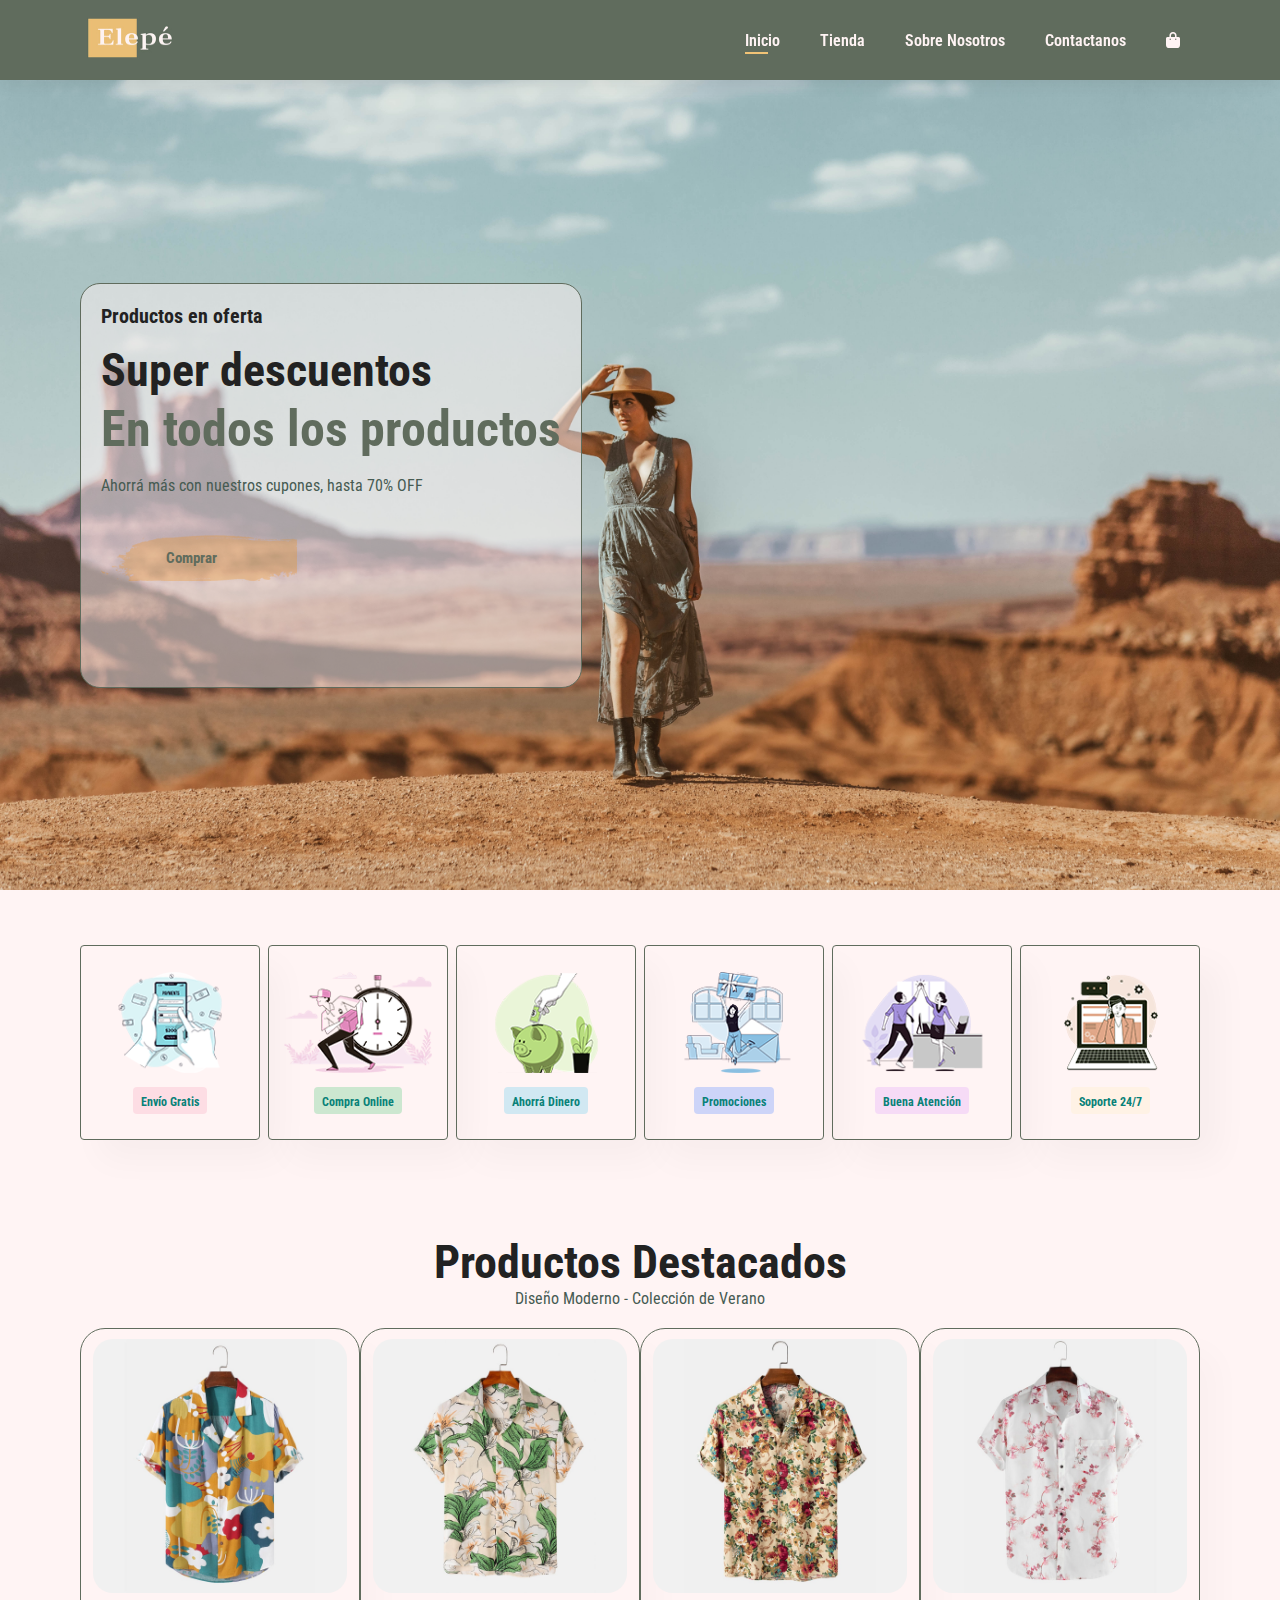
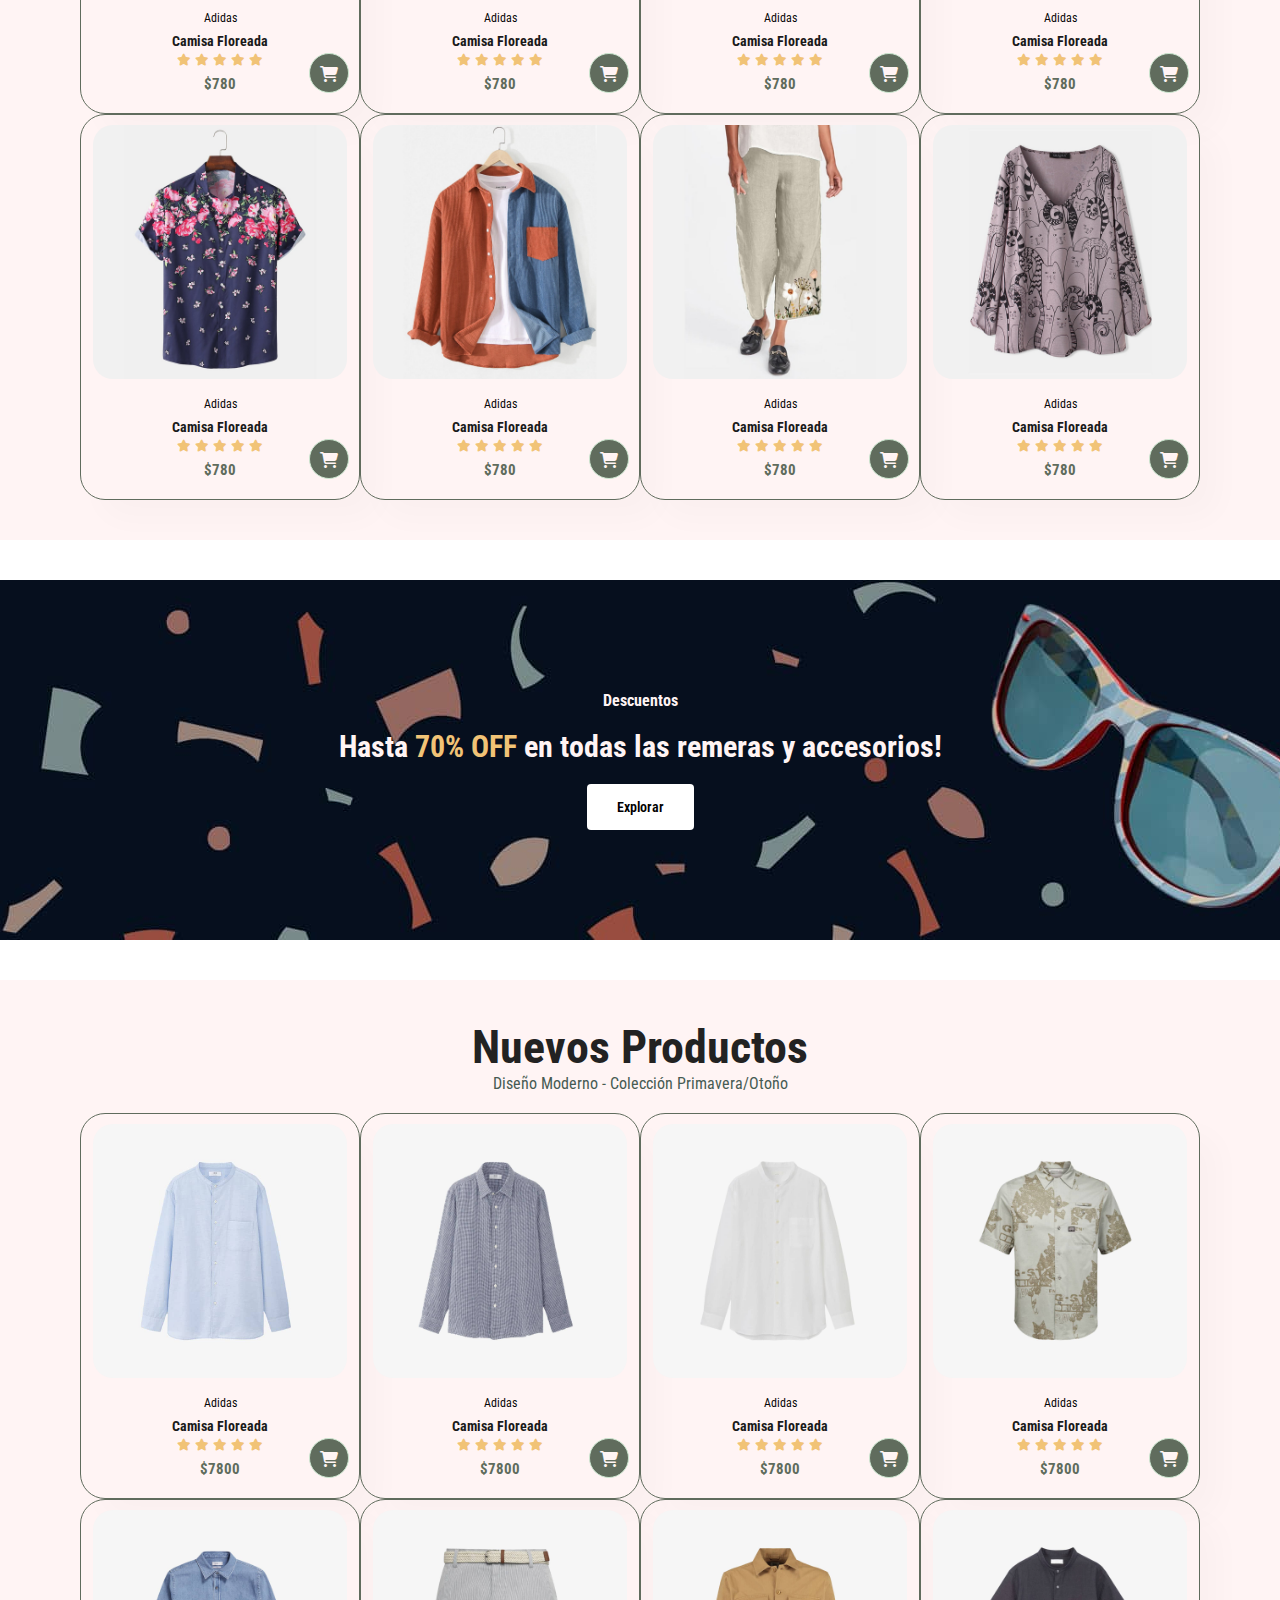
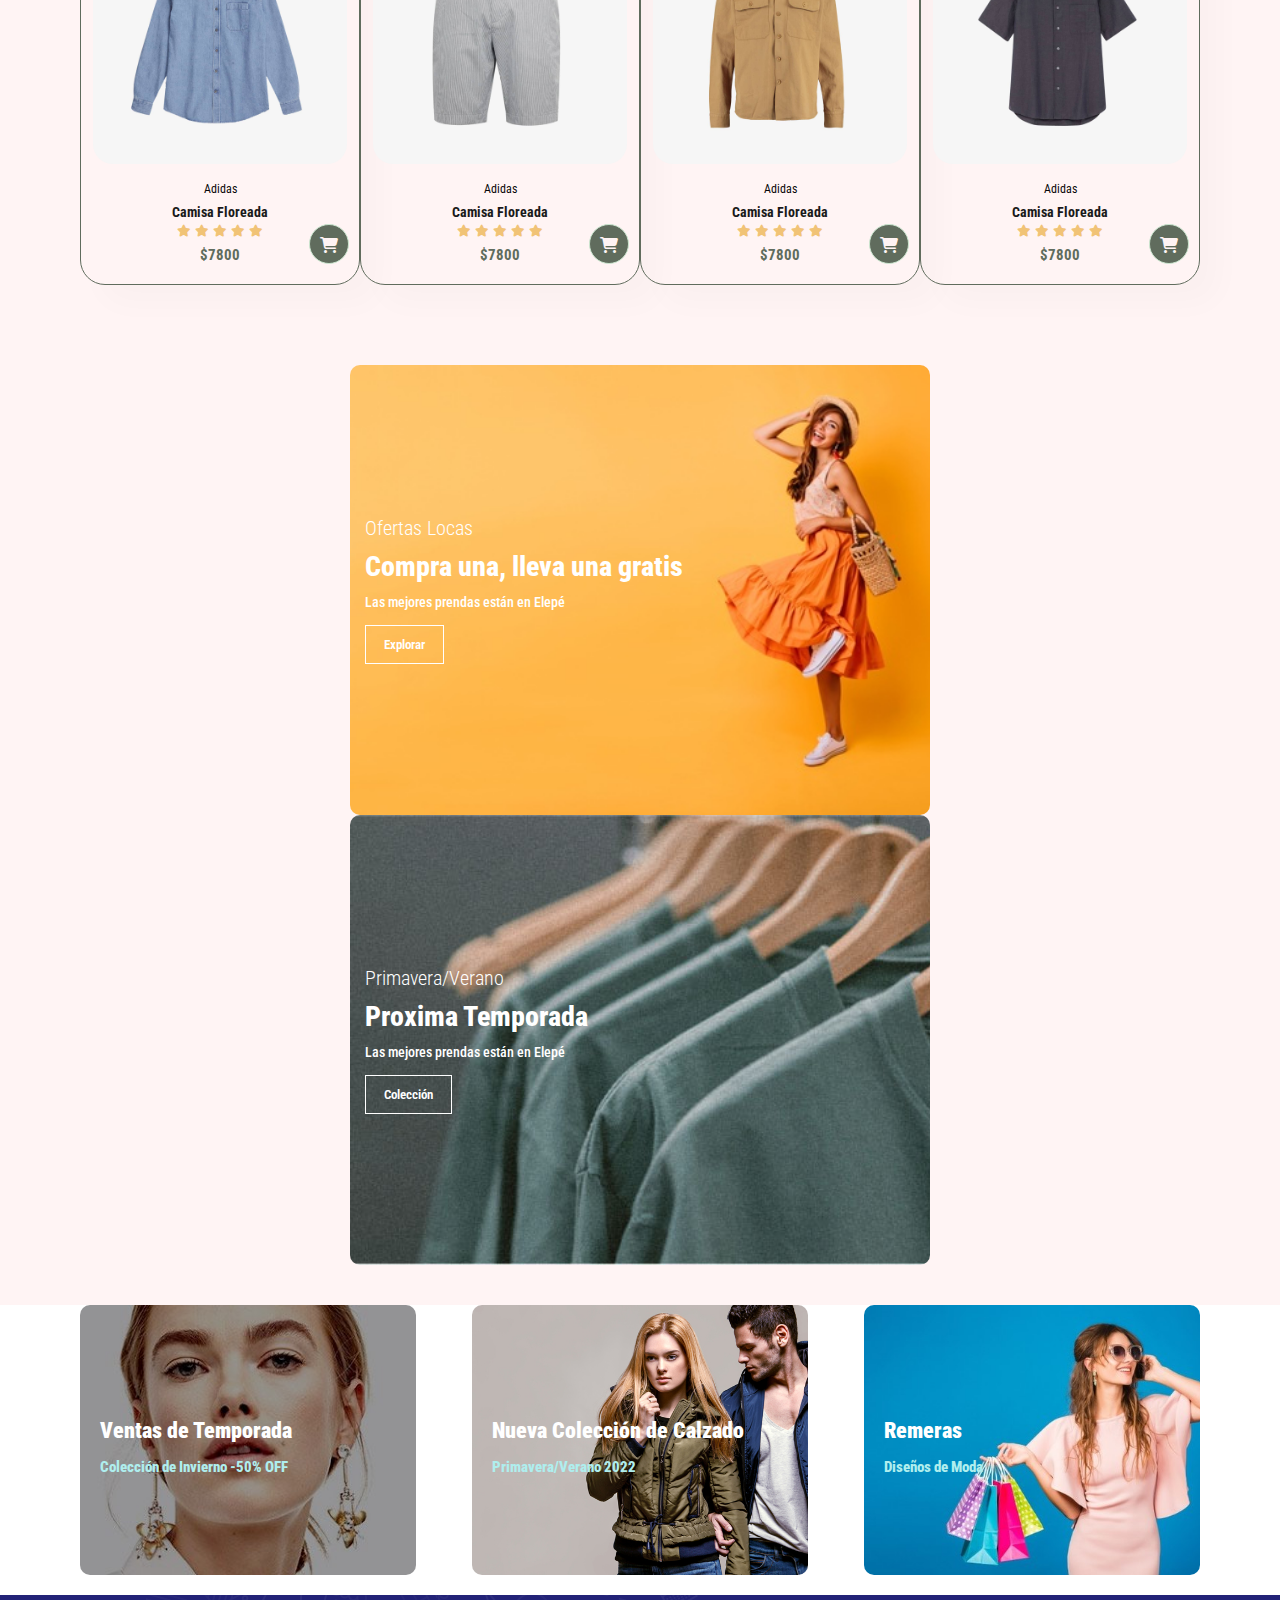
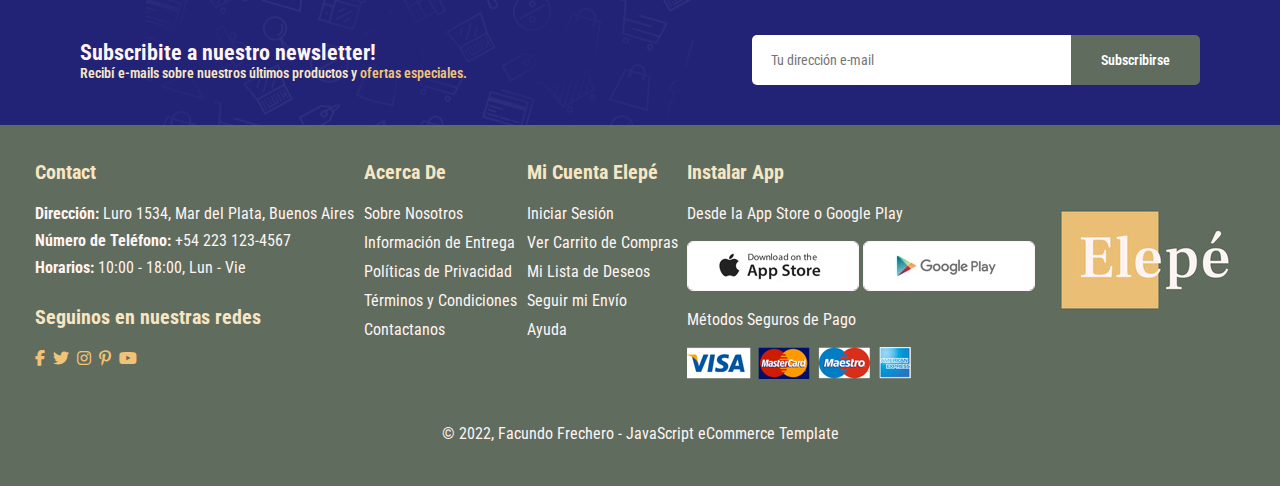
<file: index.html>
<!DOCTYPE html>
<html lang="en">
<head>
    <meta charset="UTF-8">
    <meta http-equiv="X-UA-Compatible" content="IE=edge">
    <meta name="viewport" content="width=device-width, initial-scale=1.0">
    <title>eCommerce Template</title>
    <link rel="stylesheet" href="./css/style.css">
    <link rel="stylesheet" href="https://cdnjs.cloudflare.com/ajax/libs/font-awesome/6.1.2/css/all.css"/>
    <script src="./components/header.js"></script>
    <script src="./components/footer.js"></script>
    <script src="./components/newsletter.js"></script>
    <script src="./components/feature.js"></script>
    <script defer src="./js/index.js"></script>
</head>
<body>
    <header-component></header-component>

    <section id="hero">
        <div class="hero-texts">
            <h4>Productos en oferta</h4>
            <h2>Super descuentos</h2>
            <h1>En todos los productos</h1>
            <p>Ahorrá más con nuestros cupones, hasta 70% OFF</p>
            <button>Comprar</button>
        </div>
    </section>

    <feature-component></feature-component>

    <section id="product1" class="section-p1">
        <h2>Productos Destacados</h2>
        <p>Diseño Moderno - Colección de Verano</p>
        <div class="pro-container">
            <div class="pro">
                <img src="./img/products/f1.jpg" alt="">
                <div class="description">
                    <span>Adidas</span>
                    <h5>Camisa Floreada</h5>
                    <div class="star">
                        <i class="fas fa-star"></i>
                        <i class="fas fa-star"></i>
                        <i class="fas fa-star"></i>
                        <i class="fas fa-star"></i>
                        <i class="fas fa-star"></i>
                    </div>
                    <h4>$780</h4>
                    <a href="#"><i class="fa-solid fa-cart-shopping cart"></i></a>
                </div>
            </div>
            <div class="pro">
                <img src="./img/products/f2.jpg" alt="">
                <div class="description">
                    <span>Adidas</span>
                    <h5>Camisa Floreada</h5>
                    <div class="star">
                        <i class="fas fa-star"></i>
                        <i class="fas fa-star"></i>
                        <i class="fas fa-star"></i>
                        <i class="fas fa-star"></i>
                        <i class="fas fa-star"></i>
                    </div>
                    <h4>$780</h4>
                    <a href="#"><i class="fa-solid fa-cart-shopping cart"></i></a>
                </div>
            </div>
            <div class="pro">
                <img src="./img/products/f3.jpg" alt="">
                <div class="description">
                    <span>Adidas</span>
                    <h5>Camisa Floreada</h5>
                    <div class="star">
                        <i class="fas fa-star"></i>
                        <i class="fas fa-star"></i>
                        <i class="fas fa-star"></i>
                        <i class="fas fa-star"></i>
                        <i class="fas fa-star"></i>
                    </div>
                    <h4>$780</h4>
                    <a href="#"><i class="fa-solid fa-cart-shopping cart"></i></a>
                </div>
            </div>
            <div class="pro">
                <img src="./img/products/f4.jpg" alt="">
                <div class="description">
                    <span>Adidas</span>
                    <h5>Camisa Floreada</h5>
                    <div class="star">
                        <i class="fas fa-star"></i>
                        <i class="fas fa-star"></i>
                        <i class="fas fa-star"></i>
                        <i class="fas fa-star"></i>
                        <i class="fas fa-star"></i>
                    </div>
                    <h4>$780</h4>
                    <a href="#"><i class="fa-solid fa-cart-shopping cart"></i></a>
                </div>
            </div>
            <div class="pro">
                <img src="./img/products/f5.jpg" alt="">
                <div class="description">
                    <span>Adidas</span>
                    <h5>Camisa Floreada</h5>
                    <div class="star">
                        <i class="fas fa-star"></i>
                        <i class="fas fa-star"></i>
                        <i class="fas fa-star"></i>
                        <i class="fas fa-star"></i>
                        <i class="fas fa-star"></i>
                    </div>
                    <h4>$780</h4>
                    <a href="#"><i class="fa-solid fa-cart-shopping cart"></i></a>
                </div>
            </div>
            <div class="pro">
                <img src="./img/products/f6.jpg" alt="">
                <div class="description">
                    <span>Adidas</span>
                    <h5>Camisa Floreada</h5>
                    <div class="star">
                        <i class="fas fa-star"></i>
                        <i class="fas fa-star"></i>
                        <i class="fas fa-star"></i>
                        <i class="fas fa-star"></i>
                        <i class="fas fa-star"></i>
                    </div>
                    <h4>$780</h4>
                    <a href="#"><i class="fa-solid fa-cart-shopping cart"></i></a>
                </div>
            </div>
            <div class="pro">
                <img src="./img/products/f7.jpg" alt="">
                <div class="description">
                    <span>Adidas</span>
                    <h5>Camisa Floreada</h5>
                    <div class="star">
                        <i class="fas fa-star"></i>
                        <i class="fas fa-star"></i>
                        <i class="fas fa-star"></i>
                        <i class="fas fa-star"></i>
                        <i class="fas fa-star"></i>
                    </div>
                    <h4>$780</h4>
                    <a href="#"><i class="fa-solid fa-cart-shopping cart"></i></a>
                </div>
            </div>
            <div class="pro">
                <img src="./img/products/f8.jpg" alt="">
                <div class="description">
                    <span>Adidas</span>
                    <h5>Camisa Floreada</h5>
                    <div class="star">
                        <i class="fas fa-star"></i>
                        <i class="fas fa-star"></i>
                        <i class="fas fa-star"></i>
                        <i class="fas fa-star"></i>
                        <i class="fas fa-star"></i>
                    </div>
                    <h4>$780</h4>
                    <a href="#"><i class="fa-solid fa-cart-shopping cart"></i></a>
                </div>
            </div>
        </div>
    </section>

    <section id="banner" class="section-m1">
        <h4>Descuentos</h4>
        <h2>Hasta <span>70% OFF</span> en todas las remeras y accesorios!</h2>
        <button class="normal">Explorar</button>
    </section> 

    <section id="product1" class="section-p1">
        <h2>Nuevos Productos</h2>
        <p>Diseño Moderno - Colección Primavera/Otoño</p>
        <div class="pro-container">
            <div class="pro">
                <img src="./img/products/n1.jpg" alt="">
                <div class="description">
                    <span>Adidas</span>
                    <h5>Camisa Floreada</h5>
                    <div class="star">
                        <i class="fas fa-star"></i>
                        <i class="fas fa-star"></i>
                        <i class="fas fa-star"></i>
                        <i class="fas fa-star"></i>
                        <i class="fas fa-star"></i>
                    </div>
                    <h4>$7800</h4>
                    <a href="#"><i class="fa-solid fa-cart-shopping cart"></i></a>
                </div>
            </div>
            <div class="pro">
                <img src="./img/products/n2.jpg" alt="">
                <div class="description">
                    <span>Adidas</span>
                    <h5>Camisa Floreada</h5>
                    <div class="star">
                        <i class="fas fa-star"></i>
                        <i class="fas fa-star"></i>
                        <i class="fas fa-star"></i>
                        <i class="fas fa-star"></i>
                        <i class="fas fa-star"></i>
                    </div>
                    <h4>$7800</h4>
                    <a href="#"><i class="fa-solid fa-cart-shopping cart"></i></a>
                </div>
            </div>
            <div class="pro">
                <img src="./img/products/n3.jpg" alt="">
                <div class="description">
                    <span>Adidas</span>
                    <h5>Camisa Floreada</h5>
                    <div class="star">
                        <i class="fas fa-star"></i>
                        <i class="fas fa-star"></i>
                        <i class="fas fa-star"></i>
                        <i class="fas fa-star"></i>
                        <i class="fas fa-star"></i>
                    </div>
                    <h4>$7800</h4>
                    <a href="#"><i class="fa-solid fa-cart-shopping cart"></i></a>
                </div>
            </div>
            <div class="pro">
                <img src="./img/products/n4.jpg" alt="">
                <div class="description">
                    <span>Adidas</span>
                    <h5>Camisa Floreada</h5>
                    <div class="star">
                        <i class="fas fa-star"></i>
                        <i class="fas fa-star"></i>
                        <i class="fas fa-star"></i>
                        <i class="fas fa-star"></i>
                        <i class="fas fa-star"></i>
                    </div>
                    <h4>$7800</h4>
                    <a href="#"><i class="fa-solid fa-cart-shopping cart"></i></a>
                </div>
            </div>
            <div class="pro">
                <img src="./img/products/n5.jpg" alt="">
                <div class="description">
                    <span>Adidas</span>
                    <h5>Camisa Floreada</h5>
                    <div class="star">
                        <i class="fas fa-star"></i>
                        <i class="fas fa-star"></i>
                        <i class="fas fa-star"></i>
                        <i class="fas fa-star"></i>
                        <i class="fas fa-star"></i>
                    </div>
                    <h4>$7800</h4>
                    <a href="#"><i class="fa-solid fa-cart-shopping cart"></i></a>
                </div>
            </div>
            <div class="pro">
                <img src="./img/products/n6.jpg" alt="">
                <div class="description">
                    <span>Adidas</span>
                    <h5>Camisa Floreada</h5>
                    <div class="star">
                        <i class="fas fa-star"></i>
                        <i class="fas fa-star"></i>
                        <i class="fas fa-star"></i>
                        <i class="fas fa-star"></i>
                        <i class="fas fa-star"></i>
                    </div>
                    <h4>$7800</h4>
                    <a href="#"><i class="fa-solid fa-cart-shopping cart"></i></a>
                </div>
            </div>
            <div class="pro">
                <img src="./img/products/n7.jpg" alt="">
                <div class="description">
                    <span>Adidas</span>
                    <h5>Camisa Floreada</h5>
                    <div class="star">
                        <i class="fas fa-star"></i>
                        <i class="fas fa-star"></i>
                        <i class="fas fa-star"></i>
                        <i class="fas fa-star"></i>
                        <i class="fas fa-star"></i>
                    </div>
                    <h4>$7800</h4>
                    <a href="#"><i class="fa-solid fa-cart-shopping cart"></i></a>
                </div>
            </div>
            <div class="pro">
                <img src="./img/products/n8.jpg" alt="">
                <div class="description">
                    <span>Adidas</span>
                    <h5>Camisa Floreada</h5>
                    <div class="star">
                        <i class="fas fa-star"></i>
                        <i class="fas fa-star"></i>
                        <i class="fas fa-star"></i>
                        <i class="fas fa-star"></i>
                        <i class="fas fa-star"></i>
                    </div>
                    <h4>$7800</h4>
                    <a href="#"><i class="fa-solid fa-cart-shopping cart"></i></a>
                </div>
            </div>
        </div>
    </section>

    <section id="sm-banner" class="section-p1">
        <div class="banner-box">
            <h4>Ofertas Locas</h4>
            <h2>Compra una, lleva una gratis</h2>
            <span>Las mejores prendas están en Elepé</span>
            <button class="white">Explorar</button>
        </div>
        <div class="banner-box banner-box2">
            <h4>Primavera/Verano</h4>
            <h2>Proxima Temporada</h2>
            <span>Las mejores prendas están en Elepé</span>
            <button class="white">Colección</button>
        </div>
    </section>

    <section id="banner3">
        <div class="banner-box">
            <h2>Ventas de Temporada</h2>
            <h3>Colección de Invierno -50% OFF</h3>
        </div>
        <div class="banner-box banner-box2">
            <h2>Nueva Colección de Calzado</h2>
            <h3>Primavera/Verano 2022</h3>
        </div>
        <div class="banner-box banner-box3">
            <h2>Remeras</h2>
            <h3>Diseños de Moda</h3>
        </div>
    </section>

   <newsletter-component></newsletter-component>

    <footer-component></footer-component>
</body>
</html>
</file>
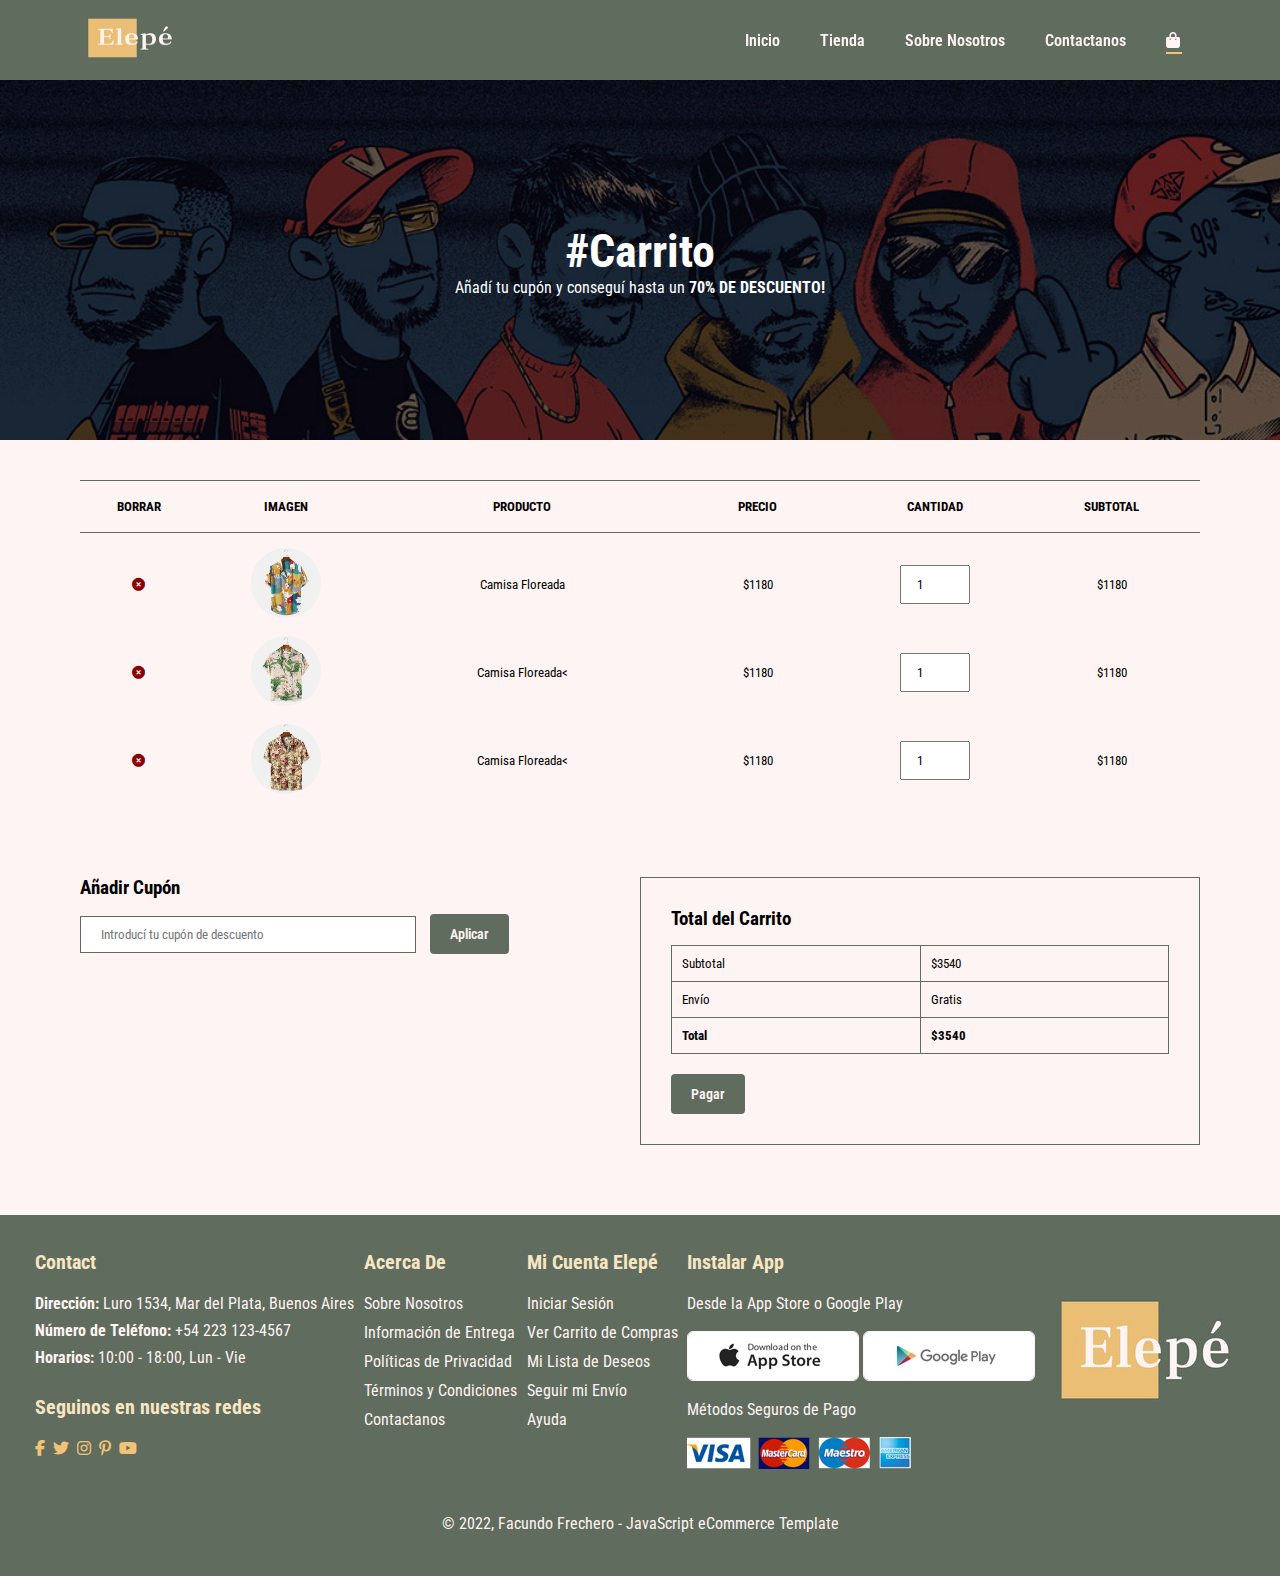
<file: html/cart.html>
<!DOCTYPE html>
<html lang="en">
<head>
    <meta charset="UTF-8">
    <meta http-equiv="X-UA-Compatible" content="IE=edge">
    <meta name="viewport" content="width=device-width, initial-scale=1.0">
    <link rel="stylesheet" href="../css/style.css">
    <link rel="stylesheet" href="https://cdnjs.cloudflare.com/ajax/libs/font-awesome/6.1.2/css/all.css"/>
    <script src="../components/header.js"></script>
    <script src="../components/footer.js"></script>
    <script src="../components/feature.js"></script>
    <script src="../components/newsletter.js"></script>
    <script defer src="../js/index.js"></script>
    <title>Carrito de Compras</title>
</head>

<body>
    <header-component></header-component>

    <section id="page-header" class="cart-header">
        <h2>#Carrito</h2>
        <p>Añadí tu cupón y conseguí hasta un <strong>70% DE DESCUENTO!</strong></p>
    </section>

    <section id="cart" class="section-p1">
        <table width="100%">
            <thead>
                <tr>
                    <td>Borrar</td>
                    <td>Imagen</td>
                    <td>Producto</td>
                    <td>Precio</td>
                    <td>Cantidad</td>
                    <td>Subtotal</td>
                </tr>
            </thead>
            <tbody>
                <tr>
                    <td><a href="#"><i class="fa fa-times-circle"></i></a></td>
                    <td><img src="../img/products/f1.jpg" alt=""></td>
                    <td>Camisa Floreada</td>
                    <td>$1180</td>
                    <td><input type="number" value="1" min="1"></td>
                    <td>$1180</td>
                </tr>
                <tr>
                    <td><a href="#"><i class="fa fa-times-circle"></i></a></td>
                    <td><img src="../img/products/f2.jpg" alt=""></td>
                    <td>Camisa Floreada<</td>
                    <td>$1180</td>
                    <td><input type="number" value="1" min="1"></td>
                    <td>$1180</td>
                </tr>
                <tr>
                    <td><a href="#"><i class="fa fa-times-circle"></i></a></td>
                    <td><img src="../img/products/f3.jpg" alt=""></td>
                    <td>Camisa Floreada<</td>
                    <td>$1180</td>
                    <td><input type="number" value="1" min="1"></td>
                    <td>$1180</td>
                </tr>
            </tbody>
        </table>
    </section>

    <section id="cart-add" class="section-p1">
        <div id="coupon">
            <h3>Añadir Cupón</h3>
            <div>
                <input type="text" placeholder="Introducí tu cupón de descuento">
                <button class="normal">Aplicar</button>
            </div>
        </div>

        <div id="subtotal">
            <h3>Total del Carrito</h3>
            <table>
                <tr>
                    <td>Subtotal</td>
                    <td>$3540</td>
                </tr>
                <tr>
                    <td>Envío</td>
                    <td>Gratis</td>
                </tr>
                <tr>
                    <td><strong>Total</strong></td>
                    <td><strong>$3540</strong></td>
                </tr>
            </table>
            <button class="normal">Pagar</button>
        </div>
    </section>

    <footer-component></footer-component>
</body>
</html>
</file>
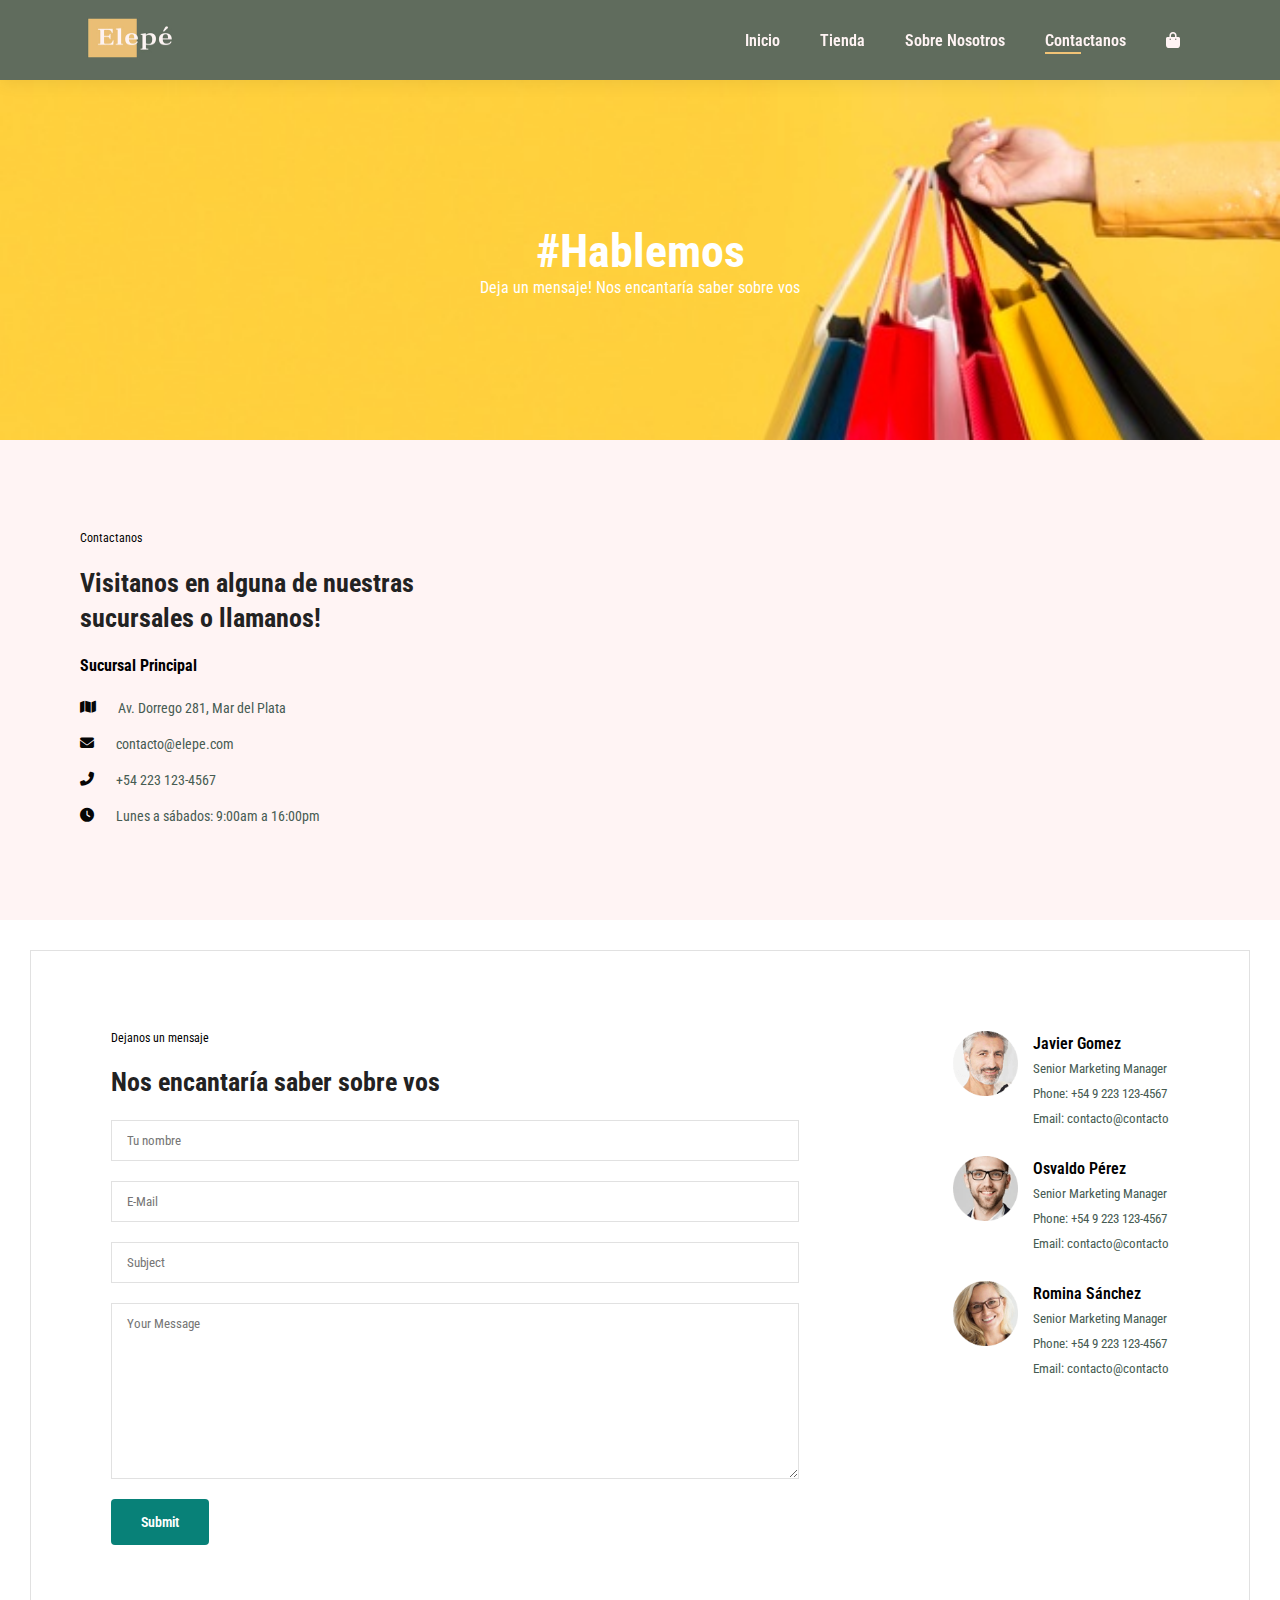
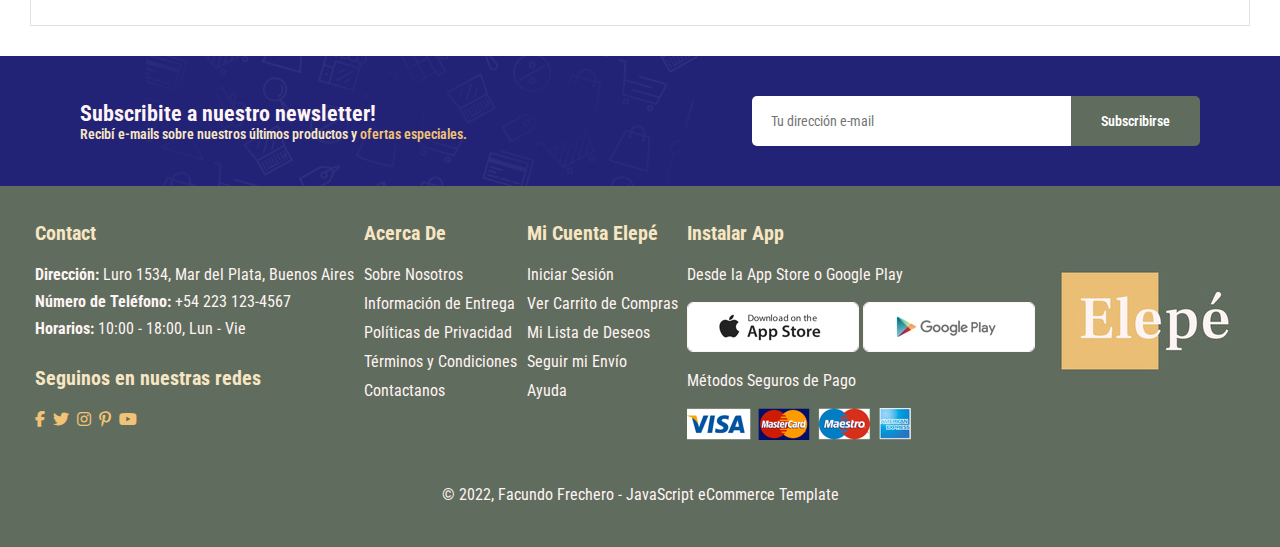
<file: html/contact.html>
<!DOCTYPE html>
<html lang="en">
<head>
    <meta charset="UTF-8">
    <meta http-equiv="X-UA-Compatible" content="IE=edge">
    <meta name="viewport" content="width=device-width, initial-scale=1.0">
    <link rel="stylesheet" href="../css/style.css">
    <link rel="stylesheet" href="https://cdnjs.cloudflare.com/ajax/libs/font-awesome/6.1.2/css/all.css"/>
    <script src="../components/header.js"></script>
    <script src="../components/footer.js"></script>
    <script src="../components/feature.js"></script>
    <script src="../components/newsletter.js"></script>
    <script defer src="../js/index.js"></script>
    <title>Contacto</title>
</head>

<body>
    <header-component></header-component>

    <section id="page-header" class="contact-header">
        <h2>#Hablemos</h2>
        <p>Deja un mensaje! Nos encantaría saber sobre vos</p>
    </section>

    <section id="contact-details" class="section-p1">
        <div class="details">
            <span>Contactanos</span>
            <h2>Visitanos en alguna de nuestras sucursales o llamanos!</h2>
            <h3>Sucursal Principal</h3>
            <div>
                <li>
                    <i class="fa fa-map"></i>
                    <p>Av. Dorrego 281, Mar del Plata</p>
                </li>
                <li>
                    <i class="fa fa-envelope"></i>
                    <p>contacto@elepe.com</p>
                </li>
                <li>
                    <i class="fa fa-phone-alt"></i>
                    <p>+54 223 123-4567</p>
                </li>
                <li>
                    <i class="fa fa-clock"></i>
                    <p>Lunes a sábados: 9:00am a 16:00pm</p>
                </li>
            </div>
        </div>

        <div class="map">
            <iframe src="https://www.google.com/maps/embed?pb=!1m18!1m12!1m3!1d3141.9101422851377!2d-57.544771185004365!3d-38.04918005532293!2m3!1f0!2f0!3f0!3m2!1i1024!2i768!4f13.1!3m3!1m2!1s0x9584dde618d88b07%3A0x98429fd7ae71776c!2sUTN%20Universidad%20Tecnol%C3%B3gica%20Nacional%2C%20Facultad%20Regional%20Mar%20del%20Plata!5e0!3m2!1ses!2sar!4v1663505251552!5m2!1ses!2sar" width="600" height="450" style="border:0;" allowfullscreen="" loading="lazy" referrerpolicy="no-referrer-when-downgrade"></iframe>
        </div>
    </section>

    <section id="form-details">
        <form action="">
            <span>Dejanos un mensaje</span>
            <h2>Nos encantaría saber sobre vos</h2>
            <input type="text" placeholder="Tu nombre">
            <input type="text" placeholder="E-Mail">
            <input type="text" placeholder="Subject">
            <textarea name="" id="" cols="30" rows="10" placeholder="Your Message"></textarea>
            <button class="normal">Submit</button>
        </form>

        <div class="people">
            <div>
                <img src="../img/people/1.png" alt="">
                <p>
                    <span>Javier Gomez</span>
                    Senior Marketing Manager 
                    <br> Phone: +54 9 223 123-4567 <br> 
                    Email: contacto@contacto
                </p>
            </div>
            <div>
                <img src="../img/people/2.png" alt="">
                <p>
                    <span>Osvaldo Pérez</span>
                    Senior Marketing Manager 
                    <br> Phone: +54 9 223 123-4567<br> 
                    Email: contacto@contacto
                </p>
            </div>
            <div>
                <img src="../img/people/3.png" alt="">
                <p>
                    <span>Romina Sánchez</span>
                    Senior Marketing Manager 
                    <br> Phone: +54 9 223 123-4567 <br> 
                    Email: contacto@contacto
                </p>
            </div>
        </div>
    </section>

    <newsletter-component></newsletter-component>

    <footer-component></footer-component>
</body>
</html>
</file>
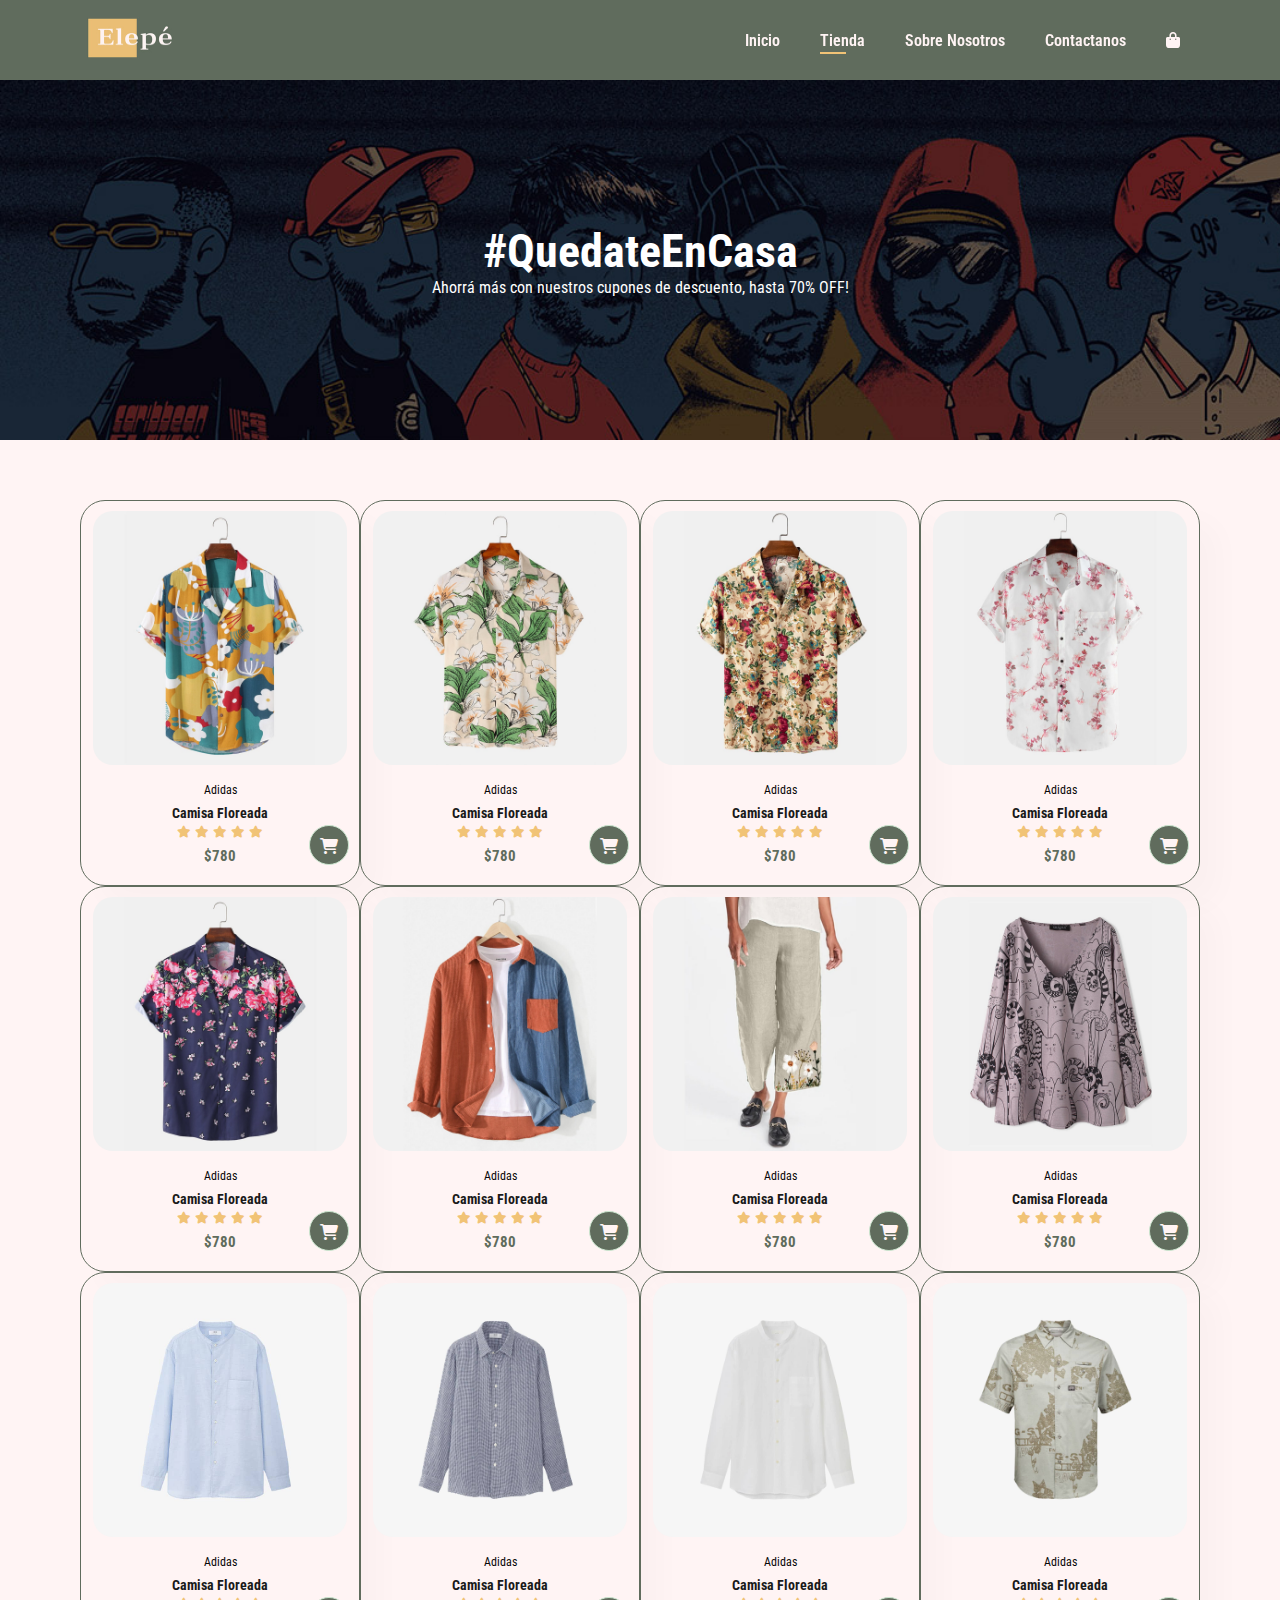
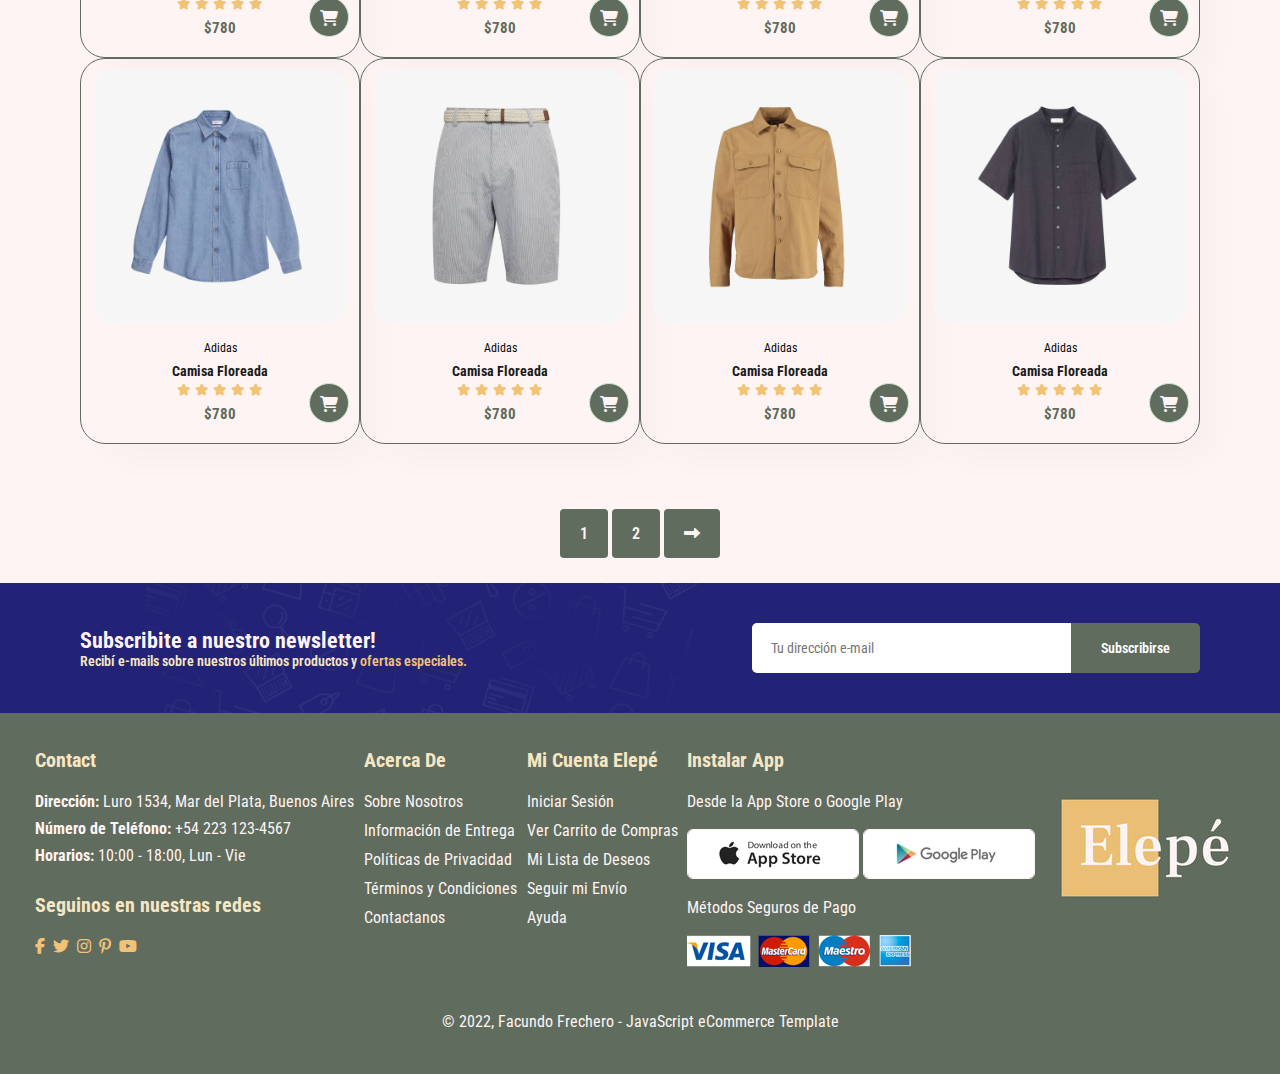
<file: html/shop.html>
<!DOCTYPE html>
<html lang="en">
<head>
    <meta charset="UTF-8">
    <meta http-equiv="X-UA-Compatible" content="IE=edge">
    <meta name="viewport" content="width=device-width, initial-scale=1.0">
    <link rel="stylesheet" href="../css/style.css">
    <link rel="stylesheet" href="https://cdnjs.cloudflare.com/ajax/libs/font-awesome/6.1.2/css/all.css"/>
    <script src="../components/header.js"></script>
    <script src="../components/footer.js"></script>
    <script src="../components/newsletter.js"></script>
    <script defer src="../js/index.js"></script>

    <title>Tienda</title>
</head>

<body>
    <header-component></header-component>

    <section id="page-header">
        <h2>#QuedateEnCasa</h2>
        <p>Ahorrá más con nuestros cupones de descuento, hasta 70% OFF!</p>
    </section>

    <section id="product1" class="section-p1">
        <div class="pro-container">
            <div class="pro" onclick="window.location.href='singleProduct.html';">
                <img src="../img/products/f1.jpg" alt="">
                <div class="description">
                    <span>Adidas</span>
                    <h5>Camisa Floreada</h5>
                    <div class="star">
                        <i class="fas fa-star"></i>
                        <i class="fas fa-star"></i>
                        <i class="fas fa-star"></i>
                        <i class="fas fa-star"></i>
                        <i class="fas fa-star"></i>
                    </div>
                    <h4>$780</h4>
                    <a href="#"><i class="fa-solid fa-cart-shopping cart"></i></a>
                </div>
            </div>
            <div class="pro">
                <img src="../img/products/f2.jpg" alt="">
                <div class="description">
                    <span>Adidas</span>
                    <h5>Camisa Floreada</h5>
                    <div class="star">
                        <i class="fas fa-star"></i>
                        <i class="fas fa-star"></i>
                        <i class="fas fa-star"></i>
                        <i class="fas fa-star"></i>
                        <i class="fas fa-star"></i>
                    </div>
                    <h4>$780</h4>
                    <a href="#"><i class="fa-solid fa-cart-shopping cart"></i></a>
                </div>
            </div>
            <div class="pro">
                <img src="../img/products/f3.jpg" alt="">
                <div class="description">
                    <span>Adidas</span>
                    <h5>Camisa Floreada</h5>
                    <div class="star">
                        <i class="fas fa-star"></i>
                        <i class="fas fa-star"></i>
                        <i class="fas fa-star"></i>
                        <i class="fas fa-star"></i>
                        <i class="fas fa-star"></i>
                    </div>
                    <h4>$780</h4>
                    <a href="#"><i class="fa-solid fa-cart-shopping cart"></i></a>
                </div>
            </div>
            <div class="pro">
                <img src="../img/products/f4.jpg" alt="">
                <div class="description">
                    <span>Adidas</span>
                    <h5>Camisa Floreada</h5>
                    <div class="star">
                        <i class="fas fa-star"></i>
                        <i class="fas fa-star"></i>
                        <i class="fas fa-star"></i>
                        <i class="fas fa-star"></i>
                        <i class="fas fa-star"></i>
                    </div>
                    <h4>$780</h4>
                    <a href="#"><i class="fa-solid fa-cart-shopping cart"></i></a>
                </div>
            </div>
            <div class="pro">
                <img src="../img/products/f5.jpg" alt="">
                <div class="description">
                    <span>Adidas</span>
                    <h5>Camisa Floreada</h5>
                    <div class="star">
                        <i class="fas fa-star"></i>
                        <i class="fas fa-star"></i>
                        <i class="fas fa-star"></i>
                        <i class="fas fa-star"></i>
                        <i class="fas fa-star"></i>
                    </div>
                    <h4>$780</h4>
                    <a href="#"><i class="fa-solid fa-cart-shopping cart"></i></a>
                </div>
            </div>
            <div class="pro">
                <img src="../img/products/f6.jpg" alt="">
                <div class="description">
                    <span>Adidas</span>
                    <h5>Camisa Floreada</h5>
                    <div class="star">
                        <i class="fas fa-star"></i>
                        <i class="fas fa-star"></i>
                        <i class="fas fa-star"></i>
                        <i class="fas fa-star"></i>
                        <i class="fas fa-star"></i>
                    </div>
                    <h4>$780</h4>
                    <a href="#"><i class="fa-solid fa-cart-shopping cart"></i></a>
                </div>
            </div>
            <div class="pro">
                <img src="../img/products/f7.jpg" alt="">
                <div class="description">
                    <span>Adidas</span>
                    <h5>Camisa Floreada</h5>
                    <div class="star">
                        <i class="fas fa-star"></i>
                        <i class="fas fa-star"></i>
                        <i class="fas fa-star"></i>
                        <i class="fas fa-star"></i>
                        <i class="fas fa-star"></i>
                    </div>
                    <h4>$780</h4>
                    <a href="#"><i class="fa-solid fa-cart-shopping cart"></i></a>
                </div>
            </div>
            <div class="pro">
                <img src="../img/products/f8.jpg" alt="">
                <div class="description">
                    <span>Adidas</span>
                    <h5>Camisa Floreada</h5>
                    <div class="star">
                        <i class="fas fa-star"></i>
                        <i class="fas fa-star"></i>
                        <i class="fas fa-star"></i>
                        <i class="fas fa-star"></i>
                        <i class="fas fa-star"></i>
                    </div>
                    <h4>$780</h4>
                    <a href="#"><i class="fa-solid fa-cart-shopping cart"></i></a>
                </div>
            </div>
            <div class="pro">
                <img src="../img/products/n1.jpg" alt="">
                <div class="description">
                    <span>Adidas</span>
                    <h5>Camisa Floreada</h5>
                    <div class="star">
                        <i class="fas fa-star"></i>
                        <i class="fas fa-star"></i>
                        <i class="fas fa-star"></i>
                        <i class="fas fa-star"></i>
                        <i class="fas fa-star"></i>
                    </div>
                    <h4>$780</h4>
                    <a href="#"><i class="fa-solid fa-cart-shopping cart"></i></a>
                </div>
            </div>
            <div class="pro">
                <img src="../img/products/n2.jpg" alt="">
                <div class="description">
                    <span>Adidas</span>
                    <h5>Camisa Floreada</h5>
                    <div class="star">
                        <i class="fas fa-star"></i>
                        <i class="fas fa-star"></i>
                        <i class="fas fa-star"></i>
                        <i class="fas fa-star"></i>
                        <i class="fas fa-star"></i>
                    </div>
                    <h4>$780</h4>
                    <a href="#"><i class="fa-solid fa-cart-shopping cart"></i></a>
                </div>
            </div>
            <div class="pro">
                <img src="../img/products/n3.jpg" alt="">
                <div class="description">
                    <span>Adidas</span>
                    <h5>Camisa Floreada</h5>
                    <div class="star">
                        <i class="fas fa-star"></i>
                        <i class="fas fa-star"></i>
                        <i class="fas fa-star"></i>
                        <i class="fas fa-star"></i>
                        <i class="fas fa-star"></i>
                    </div>
                    <h4>$780</h4>
                    <a href="#"><i class="fa-solid fa-cart-shopping cart"></i></a>
                </div>
            </div>
            <div class="pro">
                <img src="../img/products/n4.jpg" alt="">
                <div class="description">
                    <span>Adidas</span>
                    <h5>Camisa Floreada</h5>
                    <div class="star">
                        <i class="fas fa-star"></i>
                        <i class="fas fa-star"></i>
                        <i class="fas fa-star"></i>
                        <i class="fas fa-star"></i>
                        <i class="fas fa-star"></i>
                    </div>
                    <h4>$780</h4>
                    <a href="#"><i class="fa-solid fa-cart-shopping cart"></i></a>
                </div>
            </div>
            <div class="pro">
                <img src="../img/products/n5.jpg" alt="">
                <div class="description">
                    <span>Adidas</span>
                    <h5>Camisa Floreada</h5>
                    <div class="star">
                        <i class="fas fa-star"></i>
                        <i class="fas fa-star"></i>
                        <i class="fas fa-star"></i>
                        <i class="fas fa-star"></i>
                        <i class="fas fa-star"></i>
                    </div>
                    <h4>$780</h4>
                    <a href="#"><i class="fa-solid fa-cart-shopping cart"></i></a>
                </div>
            </div>
            <div class="pro">
                <img src="../img/products/n6.jpg" alt="">
                <div class="description">
                    <span>Adidas</span>
                    <h5>Camisa Floreada</h5>
                    <div class="star">
                        <i class="fas fa-star"></i>
                        <i class="fas fa-star"></i>
                        <i class="fas fa-star"></i>
                        <i class="fas fa-star"></i>
                        <i class="fas fa-star"></i>
                    </div>
                    <h4>$780</h4>
                    <a href="#"><i class="fa-solid fa-cart-shopping cart"></i></a>
                </div>
            </div>
            <div class="pro">
                <img src="../img/products/n7.jpg" alt="">
                <div class="description">
                    <span>Adidas</span>
                    <h5>Camisa Floreada</h5>
                    <div class="star">
                        <i class="fas fa-star"></i>
                        <i class="fas fa-star"></i>
                        <i class="fas fa-star"></i>
                        <i class="fas fa-star"></i>
                        <i class="fas fa-star"></i>
                    </div>
                    <h4>$780</h4>
                    <a href="#"><i class="fa-solid fa-cart-shopping cart"></i></a>
                </div>
            </div>
            <div class="pro">
                <img src="../img/products/n8.jpg" alt="">
                <div class="description">
                    <span>Adidas</span>
                    <h5>Camisa Floreada</h5>
                    <div class="star">
                        <i class="fas fa-star"></i>
                        <i class="fas fa-star"></i>
                        <i class="fas fa-star"></i>
                        <i class="fas fa-star"></i>
                        <i class="fas fa-star"></i>
                    </div>
                    <h4>$780</h4>
                    <a href="#"><i class="fa-solid fa-cart-shopping cart"></i></a>
                </div>
            </div>
        </div>
    </section>

    <section id="pagination" class="section-p1">
        <a href="#">1</a>
        <a href="#">2</a>
        <a href="#"><i class="fa fa-long-arrow-alt-right"></i></a>
    </section>

    <div>
        <newsletter-component></newsletter-component>
    </div>

    <footer-component></footer-component>
</body>
</html>
</file>
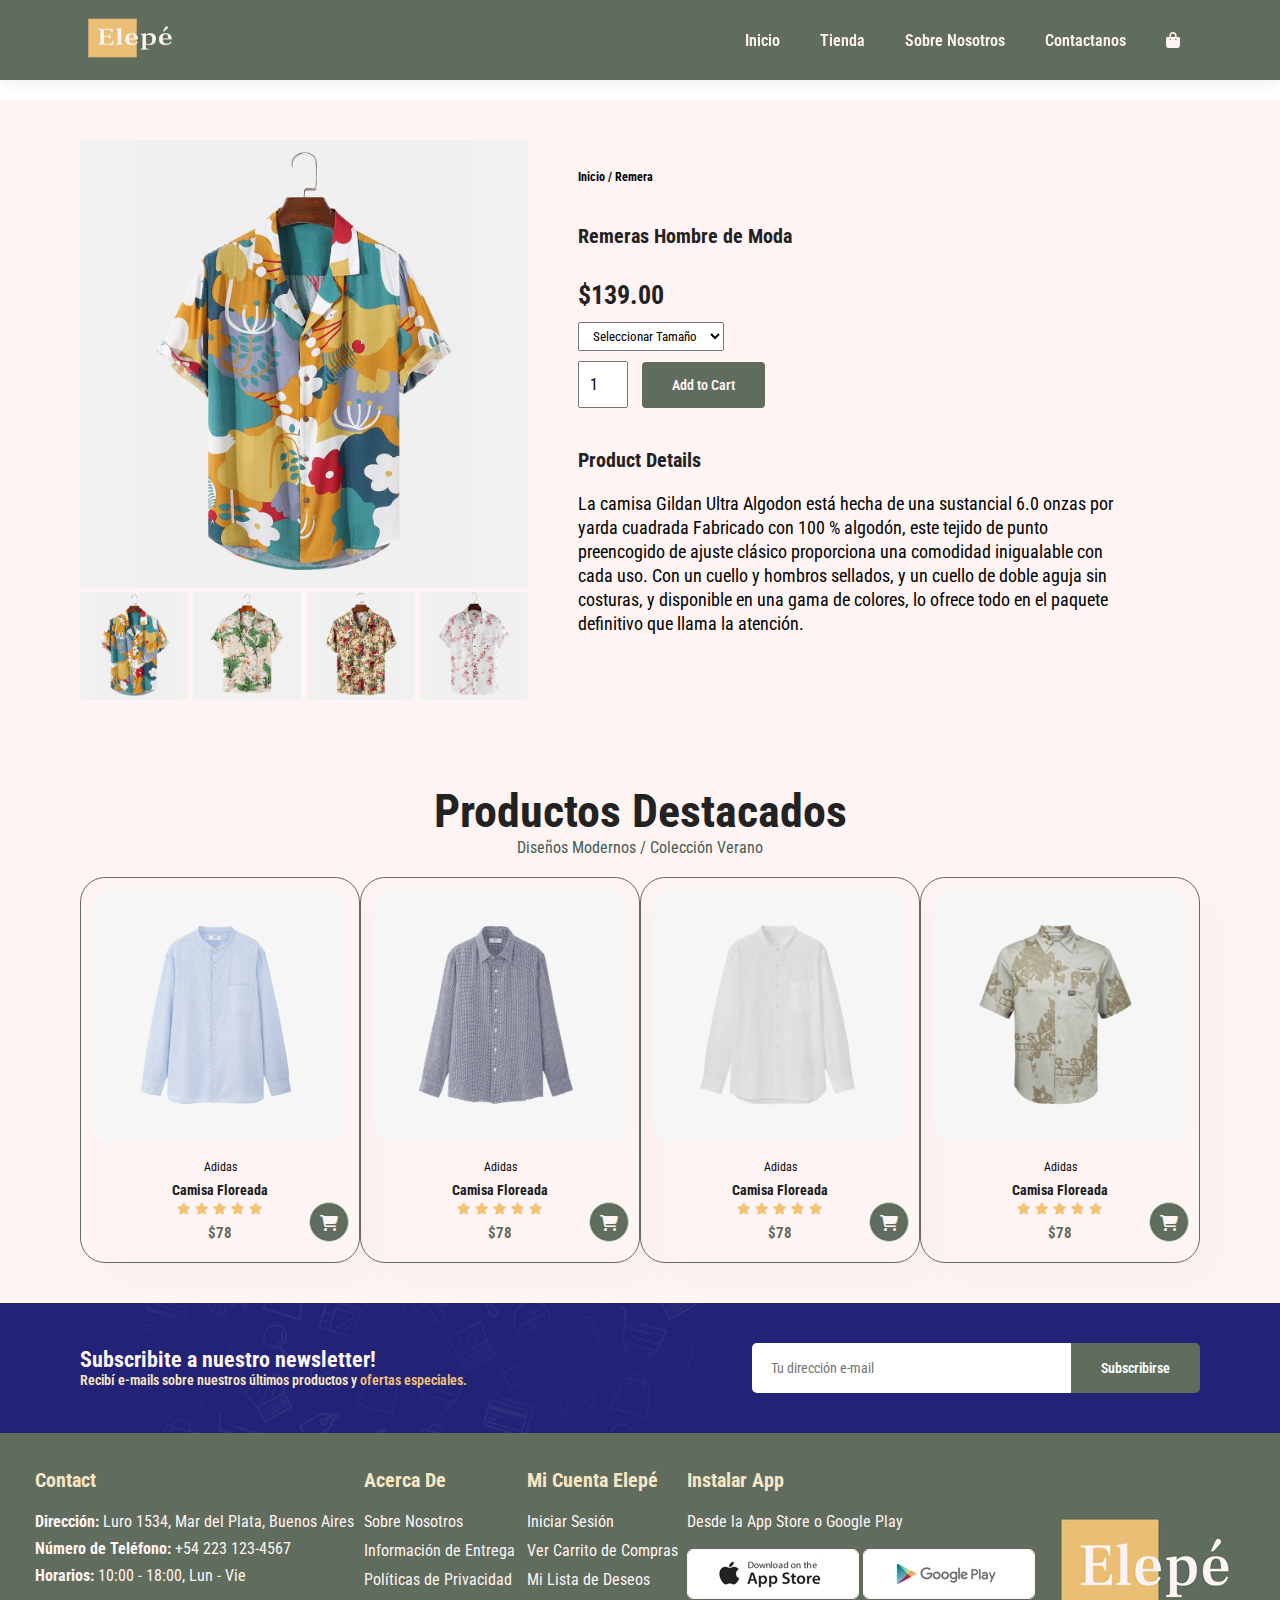
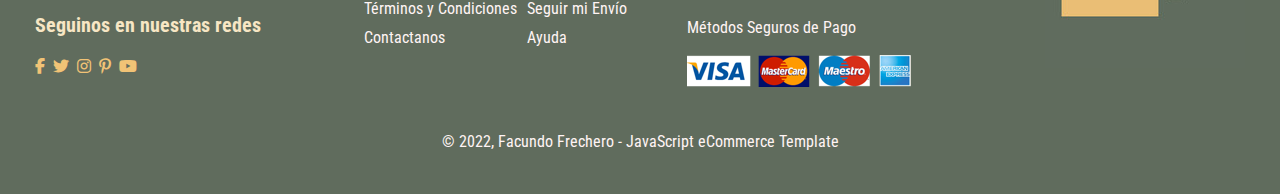
<file: html/singleProduct.html>
<!DOCTYPE html>
<html lang="en">
<head>
    <meta charset="UTF-8">
    <meta http-equiv="X-UA-Compatible" content="IE=edge">
    <meta name="viewport" content="width=device-width, initial-scale=1.0">
    <link rel="stylesheet" href="../css/style.css">
    <link rel="stylesheet" href="https://cdnjs.cloudflare.com/ajax/libs/font-awesome/6.1.2/css/all.css"/>
    <script src="../components/header.js"></script>
    <script src="../components/footer.js"></script>
    <script src="../components/newsletter.js"></script>
    <title>Productos</title>
</head>

<body>
    <header-component></header-component>

    <section id="pro-details" class="section-p1">
        <div class="single-pro-image">
            <img src="../img/products/f1.jpg" width="100%" id="main-image" alt="">

            <div class="small-img-group">
                <div class="small-img-col">
                    <img src="../img/products/f1.jpg" width="100%" class="small-image" alt="">
                </div>
                <div class="small-img-col">
                    <img src="../img/products/f2.jpg" width="100%" class="small-image" alt="">
                </div>
                <div class="small-img-col">
                    <img src="../img/products/f3.jpg" width="100%" class="small-image" alt="">
                </div>
                <div class="small-img-col">
                    <img src="../img/products/f4.jpg" width="100%" class="small-image" alt="">
                </div>
            </div>
        </div>

        <div class="single-pro-details">
            <h6>Inicio / Remera</h6>
            <h4>Remeras Hombre de Moda</h4>
            <h2>$139.00</h2>
            <select>
                <option>Seleccionar Tamaño</option>
                <option>S</option>
                <option>M</option>
                <option>L</option>
                <option>XL</option>
                <option>XXL</option>
            </select>
            <input type="number" value="1" min="1">
            <button class="normal">Add to Cart</button>
            <h4>Product Details</h4>
            <span>La camisa Gildan Ultra Algodon está hecha de una sustancial 6.0 onzas por yarda cuadrada Fabricado con 100 % algodón, este tejido de punto preencogido de ajuste clásico proporciona una comodidad inigualable con cada uso. Con un cuello y hombros sellados, y un cuello de doble aguja sin costuras, y disponible en una gama de colores, lo ofrece todo en el paquete definitivo que llama la atención.
            </span>
        </div>
    </section>

    <section id="product1" class="section-p1">
        <h2>Productos Destacados</h2>
        <p>Diseños Modernos / Colección Verano</p>
        <div class="pro-container">
            <div class="pro">
                <img src="../img/products/n1.jpg" alt="">
                <div class="description">
                    <span>Adidas</span>
                    <h5>Camisa Floreada</h5>
                    <div class="star">
                        <i class="fas fa-star"></i>
                        <i class="fas fa-star"></i>
                        <i class="fas fa-star"></i>
                        <i class="fas fa-star"></i>
                        <i class="fas fa-star"></i>
                    </div>
                    <h4>$78</h4>
                    <a href="#"><i class="fa-solid fa-cart-shopping cart"></i></a>
                </div>
            </div>
            <div class="pro">
                <img src="../img/products/n2.jpg" alt="">
                <div class="description">
                    <span>Adidas</span>
                    <h5>Camisa Floreada</h5>
                    <div class="star">
                        <i class="fas fa-star"></i>
                        <i class="fas fa-star"></i>
                        <i class="fas fa-star"></i>
                        <i class="fas fa-star"></i>
                        <i class="fas fa-star"></i>
                    </div>
                    <h4>$78</h4>
                    <a href="#"><i class="fa-solid fa-cart-shopping cart"></i></a>
                </div>
            </div>
            <div class="pro">
                <img src="../img/products/n3.jpg" alt="">
                <div class="description">
                    <span>Adidas</span>
                    <h5>Camisa Floreada</h5>
                    <div class="star">
                        <i class="fas fa-star"></i>
                        <i class="fas fa-star"></i>
                        <i class="fas fa-star"></i>
                        <i class="fas fa-star"></i>
                        <i class="fas fa-star"></i>
                    </div>
                    <h4>$78</h4>
                    <a href="#"><i class="fa-solid fa-cart-shopping cart"></i></a>
                </div>
            </div>
            <div class="pro">
                <img src="../img/products/n4.jpg" alt="">
                <div class="description">
                    <span>Adidas</span>
                    <h5>Camisa Floreada</h5>
                    <div class="star">
                        <i class="fas fa-star"></i>
                        <i class="fas fa-star"></i>
                        <i class="fas fa-star"></i>
                        <i class="fas fa-star"></i>
                        <i class="fas fa-star"></i>
                    </div>
                    <h4>$78</h4>
                    <a href="#"><i class="fa-solid fa-cart-shopping cart"></i></a>
                </div>
            </div>
        </div>
    </section>

    <newsletter-component></newsletter-component>

    <footer-component></footer-component>



    <script>
        var mainImg = document.getElementById("main-image");
        var smallImg = document.getElementsByClassName("small-image");

        smallImg[0].onclick = function() {
            mainImg.src = smallImg[0].src;
        }
        smallImg[1].onclick = function() {
            mainImg.src = smallImg[1].src;
        }
        smallImg[2].onclick = function() {
            mainImg.src = smallImg[2].src;
        }
        smallImg[3].onclick = function() {
            mainImg.src = smallImg[3].src;
        }
    </script>

</body>
</html>
</file>
<file: css/style.css>
@import url('https://fonts.googleapis.com/css2?family=Roboto+Condensed&display=swap');

* {
    margin: 0;
    padding: 0;
    box-sizing: border-box;
    font-family: 'Roboto Condensed', sans-serif;
}

:root {
    --primary-color: #606C5D;
    --secondary-color: #FFF4F4;
    --terciary-color: #F7E6C4;
    --quaternary-color: #F1C376;
}

h1 {
    font-size: 50px;
    line-height: 64px;
    color: #222;
}

h2 {
    font-size: 46px;
    line-height: 54px;
    color: #222;
}

h4 {
    font-size: 20px;
    color: #222;
}

h6 {
    font-weight: 700;
    font-size: 12px;
}

p {
    font-size: 16px;
    color: #465b52;
}

.section-p1 {
    padding: 40px 80px;
    background-color: var(--secondary-color);
}

.section-m1 {
    margin: 40px 0;
}

button.normal {
    font-size: 14px;
    font-weight: 600;
    padding: 15px 30px;
    color: #000;
    background-color: #fff;
    border-radius: 4px;
    border: none;
    outline: none;
    cursor: pointer;
    transition: .2s ease;
}

button.white {
    font-size: 13px;
    font-weight: 600;
    padding: 11px 18px;
    color: #fff;
    background-color: transparent;
    border: 1px solid white;
    outline: none;
    cursor: pointer;
    transition: .2s ease;
}

body {
    width: 100%;
}

/* Header */

#header {
    display: flex;
    align-items: center;
    justify-content: space-between;
    padding: 20px 80px;
    background-color: var(--primary-color);
    box-shadow: 0 5px 15px rgba(0, 0, 0, .06);
    z-index: 999;
    position: sticky;
    top: 0;
    left: 0;
    height: 80px;
}

#header img {
    height: 80px;
    width: 100px;
    margin: 0;
    background-color: yellow;
}

#navbar {
    display: flex;
    align-items: center;
    justify-content: center;
}

#navbar li {
    list-style: none;
    padding: 0 20px;
    position: relative;
}

#navbar li a {
    text-decoration: none;
    font-size: 16px;
    font-weight: 600;
    color: var(--secondary-color);
    transition: .3s ease;
}

#navbar li a:hover,
#navbar li a.active {
    color: var(--secondary-color);
}

#navbar li a.active::after,
#navbar li a:hover::after {
    content: "";
    width: 30%;
    height: 2px;
    background: var(--quaternary-color);
    position: absolute;
    bottom: -4px;
    left: 20px;
}

#mobile {
    display: none;
    align-items: center;
}

#close {
    display: none;
}


/* Home Page */
#hero {
    background: url("../img/hero4.jpg");
    height: 90vh;
    width: 100%;
    background-size: cover;
    background-position: top 25% right 0;
    padding: 0 80px;
    display: flex;
    flex-direction: column;
    align-items: flex-start;
    justify-content: center;
}

#hero .hero-texts {
    background-color: rgba(255, 244, 244, .5);
    padding: 20px;
    height: 50%;
    border-radius: 20px;
    border: var(--primary-color) 1px solid
}

#hero h4 {
    padding-bottom: 15px;
}

#hero h1 {
    padding-bottom: 15px;
    color: var(--primary-color);
}

#hero button {
    margin-top: 40px;
    background: url("../img/button.png");
    background-color: transparent;
    color: var(--primary-color);
    border: none;
    padding: 14px 80px 14px 65px;
    cursor: pointer;
    background-repeat: no-repeat;
    font-weight: 700;
    font-size: 15px;
}

#hero button:hover {
    color: var(--secondary-color);
    transition: color 1s ease;
}
/* Feature */
#feature {
    display: flex;
    align-items: center;
    justify-content: space-between;
    flex-wrap: wrap;
}

#feature .fe-box {
    width: 180px;
    text-align: center;
    padding: 25px 15px;
    box-shadow: 20px 20px 34px rgba(0, 0, 0, .03);
    border: 1px solid var(--primary-color);
    border-radius: 4px;
    margin: 15px 0;
}

#feature .fe-box:hover {
    box-shadow: 20px 20px 54px rgba(70, 62, 221, .01);
}

#feature .fe-box img {
    width: 100%;
    margin-bottom: 10px;
}

#feature .fe-box h6 {
    display: inline-block;
    padding: 9px 8px 6px 8px;
    line-height: 1;
    border-radius: 4px;
    color: #088178;
    background-color: #fddde4;
}

#feature .fe-box:nth-child(2) h6 {
    background-color: #cce7d0;
}

#feature .fe-box:nth-child(3) h6 {
    background-color: #d1e8f2;
}

#feature .fe-box:nth-child(4) h6 {
    background-color: #cdd4f8;
}

#feature .fe-box:nth-child(5) h6 {
    background-color: #f6dbf6;
}

#feature .fe-box:nth-child(6) h6 {
    background-color: #fff2e5;
}
/* Product */
#product1 {
    text-align: center;
}

#product1 .pro-container {
    display: flex;
    justify-content: space-between;
    padding-top: 20px;
    flex-wrap: wrap;
}

#product1 .pro {
    width: 25%;
    min-width: 250px;
    padding: 10px 12px;
    border: 1px solid var(--primary-color);
    border-radius: 25px;
    cursor: pointer;
    box-shadow: 20px 20px 30px rgba(0, 0, 0, .02);
    margin: 10px px;
    transition: .2s ease;
    position: relative;
}

#product1 .pro img {
    width: 100%;
    border-radius: 20px;
}

#product1 .pro:hover {
    box-shadow: 20px 20px 30px rgba(0, 0, 0, .06);
}

#product1 .pro .description {
    text-align: center;
    padding: 10px 0;
}

#product1 .pro .description span {
    color: #060606;
    font-size: 12px;
}

#product1 .pro .description h5 {
    padding-top: 7px;
    color: #1a1a1a;
    font-size: 14px;
}

#product1 .pro .description .fa-star {
    font-size: 12px;
    color: var(--quaternary-color);
}

#product1 .pro .description h4 {
    padding-top: 7px;
    font-size: 15px;
    font-weight: 700;
    color: var(--primary-color);
}

#product1 .pro .cart  {
    width: 40px;
    height: 40px;
    line-height: 40px;
    border-radius: 50px;
    background-color: var(--primary-color);
    color: var(--secondary-color);
    border: 1px solid #cce7d0;
    position: absolute;
    bottom: 20px;
    right: 10px;
}

#product1 .pro .cart:hover {
    background-color: var(--quaternary-color);
    color: var(--primary-color);
    transition: .5s ease;
} 

#banner {
    display: flex;
    flex-direction: column;
    justify-content: center;
    align-items: center;
    text-align: center;
    background: url("../img/banner/b2.jpg");
    height: 40vh;
    width: 100%;
    background-size: cover;
    background-position: center;
}

#banner h4 {
    color: var(--secondary-color);
    font-size: 16px;
}

#banner h2 {
    color: var(--secondary-color);
    font-size: 30px;
    padding: 10px 0;
}

#banner span {
    color: var(--quaternary-color);
}

#banner button:hover {
    background-color: var(--quaternary-color);
    color: var(--primary-color);
}

#sm-banner {
    display: flex;
    justify-content: center;
    flex-wrap: wrap;
}

#sm-banner .banner-box{
    display: flex;
    flex-direction: column;
    justify-content: center;
    align-items: flex-start;
    background: url("../img/banner/b17.jpg");
    min-width: 580px;
    height: 50vh;
    background-size: cover;
    background-position: center;
    margin: 0 5px;
    padding-left: 15px;
    border-radius: 10px;
}

#sm-banner .banner-box2 {
    background: url("../img/banner/b10.jpg");
    background-size: cover;
}

#sm-banner .banner-box h4{
    color: #fff;
    font-size: 20px;
    font-weight: 300;
}

#sm-banner h2 {
    color: #fff;
    font-size: 28px;
    font-weight: 800;
}

#sm-banner span {
    color: #fff;
    font-size: 14px;
    font-weight: 500;
    padding-bottom: 15px;
}

#sm-banner .banner-box:hover button {
    background-color: #000;
    border: none;
    color: #fff;
}

#banner3 {
    display: flex;
    flex-wrap: wrap;
    justify-content: space-between;
    padding: 0 80px;
}

#banner3 .banner-box{
    display: flex;
    flex-direction: column;
    justify-content: center;
    align-items: flex-start;
    background: url("../img/banner/b7.jpg");
    min-width: 30%;
    height: 30vh;
    background-size: cover;
    background-position: center;
    margin-bottom: 20px;
    padding: 20px;
    border-radius: 10px;
}

#banner3 .banner-box2 {
    background: url("../img/banner/b4.jpg");
    background-position: center;
    background-size: cover;
}

#banner3 .banner-box3 {
    background: url("../img/banner/b18.jpg");
    background-position: center;
    background-size: cover;
}

#banner3 h2 {
    color: white;
    font-weight: 900;
    font-size: 22px;
}

#banner3 h3 {
    color: paleturquoise;
    font-weight: 800;
    font-size: 15px;
}

/* Shop Page */

#page-header {
    background-image: url("../img/banner/b1.jpg");
    width: 100%;
    height: 40vh;
    background-size: cover;
    display: flex;
    justify-content: center;
    text-align: center;
    flex-direction: column;
    padding: 14px;
}

#page-header h2, #page-header p {
    color: white;
}

#pagination {
    text-align: center;

}

#pagination a {
    text-decoration: none;
    background-color: var(--primary-color);
    padding: 15px 20px;
    border-radius: 4px;
    color: var(--secondary-color);
    font-weight: 600;
}

#pagination a:hover {
    background-color: var(--quaternary-color);
    color: var(--primary-color);
    transition: .5s ease;
}

#pagination a i {
    font-size: 16px;
    font-weight: 600;
}

/* Single Product */

#pro-details {
    display: flex;
    margin-top: 20px;
}

#pro-details .single-pro-image {
    width: 40%;
    margin-right: 50px;
}

.small-img-group {
    display: flex;
    justify-content: space-between;
}

.small-img-col {
    flex-basis: 24%;
    cursor: pointer;
}

#pro-details .single-pro-details {
    width: 50%;
    padding-top: 30px;
}

#pro-details .single-pro-details h4 {
    padding: 40px 0 20px 0;
}

#pro-details .single-pro-details h2 {
    font-size: 26px;
}

#pro-details .single-pro-details select {
    display: block;
    padding: 5px 10px;
    margin-bottom: 10px;
}

#pro-details .single-pro-details select:focus {
    outline: none;
}

#pro-details .single-pro-details input {
    width: 50px;
    height: 47px;
    padding-left: 10px;
    font-size: 16px;
    margin-right: 10px;
}

#pro-details .single-pro-details input:focus {
    outline: none;
}

#pro-details .single-pro-details button {
    background-color: var(--primary-color);
    color: var(--secondary-color);
}

#pro-details .single-pro-details button:hover {
    background-color: var(--quaternary-color);
    color: var(--primary-color);
    transition: .9s ease;
}

#pro-details .single-pro-details span {
    line-height: 24px;
    font-size: 18px;
}

/* About Page */

#page-header.about-header {
    background-image: url("../img/about/banner.png");
}

#about-head {
    display: flex;
    align-items: center;
}

#about-head img {
    width: 50%;
    height: auto;
}

#about-head div {
    padding-left: 40px;
}

#about-app {
    text-align: center;
}

#about-app a {
    text-decoration: none;
    color: var(--quaternary-color)
}

#about-app .video {
    width: 70%;
    height: 100%;
    margin: 30px auto 0 auto;
}

#about-app .video video {
    width: 100%;
    height: 100%;
    border-radius: 20px;
}

/* Contact Page */

#page-header.contact-header {
    background-image: url("../img/banner/b16.jpg");
}

#contact-details {
    display: flex;
    align-items: center;
    justify-content: space-between;
}

#contact-details .details {
    width: 40%
}

#contact-details .details span,
#form-details form span {
    font-size: 12px;
}

#contact-details .details h2,
#form-details form h2 {
    font-size: 26px;
    line-height: 35px;
    padding: 20px 0;
}

#contact-details .details h3 {
    font-size: 16px;
    padding-bottom: 15px;
}

#contact-details .details li {
    list-style: none;
    display: flex;
    padding: 10px 0;
}

#contact-details .details li i {
    font-size: 14px;
    padding-right: 22px;
    color: #060606;
}

#contact-details .details li p {
    margin: 0;
    font-size: 14px;
}

#contact-details .map {
    width: 55%;
    height: 400px;
}

#contact-details .map iframe {
    width: 100%;
    height: 100%;
}

#form-details {
    display: flex;
    justify-content: space-between;
    margin: 30px;
    padding: 80px;
    border: 1px solid #e1e1e1;
}

#form-details form {
    width: 65%;
    display: flex;
    flex-direction: column;
    align-items: flex-start;
}

#form-details form input,
#form-details form textarea {
    width: 100%;
    padding: 12px 15px;
    outline: none;
    margin-bottom: 20px;
    border: 1px solid #e1e1e1;
}

#form-details form button {
    background-color: #088178;
    color: white;
}

#form-details .people div {
    padding-bottom: 25px;
    display: flex;
    align-items: flex-start;
}

#form-details .people div img {
    width: 65px;
    height: 65px;
    object-fit: cover;
    margin-right: 15px;
}

#form-details .people div p {
    margin: 0;
    font-size: 13px;
    line-height: 25px;
}

#form-details .people div p span {
    display: block;
    font-size: 16px;
    font-weight: 600;
    color: black;
}

/* Cart Page */

#cart {
    overflow-x: auto;
}

#cart table {
    width: 100%;
    border-collapse: collapse;
    table-layout: fixed;
    white-space: nowrap;
}

#cart table img {
    width: 70px;
    border-radius: 50%;
}

#cart table td:nth-child(1) {
    width: 100px;
    text-align: center;
}

#cart table td:nth-child(2) {
    width: 150px;
    text-align: center;
}

#cart table td:nth-child(3) {
    width: 250px;
    text-align: center;
}

#cart table td:nth-child(4),
#cart table td:nth-child(5),
#cart table td:nth-child(6) {
    width: 150px;
    text-align: center;
}

#cart table td:nth-child(5) input {
    width: 70px;
    padding: 10px 5px 10px 15px;
}

#cart table thead {
    border: 1px solid var(--primary-color);
    border-left: none;
    border-right: none;
}

#cart table thead td {
    font-weight: 700;
    text-transform: uppercase;
    font-size: 13px;
    padding: 18px 0;
}

#cart table tbody tr td {
    padding-top: 15px;
}

#cart table tbody tr td a {
    color: darkred;
}

#cart table tbody td {
    font-size: 13px;
}

#cart-add {
    display: flex;
    justify-content: space-between;
    flex-wrap: wrap;
}

#coupon {
    width: 50%;
    margin-bottom: 30px;
}

#coupon h3,
#subtotal h3 {
    padding-bottom: 15px;
}

#coupon input {
    padding: 10px 20px;
    outline: none;
    width: 60%;
    margin-right: 10px;
    border: 1px solid var(--primary-color);
}

#coupon button,
#subtotal button {
    background-color: var(--primary-color);
    color: var(--secondary-color);
    padding: 12px 20px;
}

#coupon button:hover,
#subtotal button:hover {
    background-color: var(--quaternary-color);
    color: var(--primary-color);
    transition: .5s ease;
}

#subtotal {
    width: 50%;
    margin-bottom: 30px;
    border: 1px solid var(--primary-color);
    padding: 30px;
}

#subtotal table {
    border-collapse: collapse;
    width: 100%;
    margin-bottom: 20px;
}

#subtotal table td {
    width: 50%;
    border: 1px solid var(--primary-color);
    padding: 10px;
    font-size: 13px;
}

/* Newsletter */

#newsletter {
    display: flex;
    justify-content: space-between;
    flex-wrap: wrap;
    align-items: center;
    background-image: url("../img/banner/b14.png");
    background-repeat: no-repeat;
    background-position: 20% 30%;
    background-color: #227;
    margin: 0;
}

#newsletter h4 {
    font-size: 22px;
    font-weight: 700;
    color: var(--secondary-color);
}

#newsletter p {
    font-size: 14px;
    font-weight: 600;
    color: var(--terciary-color);
}

#newsletter span {
    color: var(--quaternary-color);
}

#newsletter .form {
    display: flex;
    width: 40%;
}

#newsletter input {
    height: 3.125rem;
    padding: 0 1.25em;
    font-size: 14px;
    width: 100%;
    border: 1px solid transparent;
    border-radius: 5px 0 0 5px;
    outline: none;
}

#newsletter button {
    background-color: var(--primary-color);
    color: #fff;
    white-space: nowrap;
    border-radius: 0 5px 5px 0;
}

#newsletter button:hover {
    background-color: var(--quaternary-color);
    color: var(--primary-color);
    transition: .5s ease
}

/* Footer */

footer {
    display: flex;
    flex-direction: row;
    flex-wrap: wrap;
    justify-content: space-between;
    margin: 0;
    padding: 35px;
    background-color: var(--primary-color);
}

footer .col {
    display: flex;
    flex-direction: column;
    align-items: flex-start;
    margin-bottom: 20px;
}

footer .logo {
    margin-bottom: 30px;
}

footer h4 {
    font-size: 20px;
    padding-bottom: 20px;
    color: var(--terciary-color);
}

footer p {
    font-size: 16px;
    margin: 0 0 8px 0;
    color: var(--secondary-color)
}

footer a {
    font-size: 16px;
    text-decoration: none;
    color: var(--secondary-color);
    margin-bottom: 10px;
}

footer .follow {
    margin-top: 20px;
}

footer .follow i {
    color: var(--quaternary-color);
    padding-right: 4px;
    cursor: pointer;
}

footer .install .row img {
    border: 1px solid var(--secondary-color);
    border-radius: 6px;
    cursor: pointer;
}

footer .install img {
    margin: 10px 0 15px 0;
}

footer .follow i:hover, 
footer a:hover {
    color: var(--quaternary-color);
    transition: color .5s ease;
}

footer .copyright {
    width: 100%;
    text-align: center;
}

/* Start media query */
@media (max-width: 800px) {
    .section-p1 {
        padding: 40px;
    }
    
    /* Navbar */
    #navbar {
        display: flex;
        flex-direction: column;
        align-items: flex-start;
        justify-content: flex-start;
        position: fixed;
        top: 0;
        right: -300px;
        height: 100vh;
        width: 300px;
        background-color: var(--primary-color);
        box-shadow: 0 40px 60px rgba(0, 0, 0, 0.1);
        padding: 80px 0 0 10px;
        transition: .3s;
    }

    #navbar.active {
        right: 0px;
    }

    #navbar li a {
        line-height: 40px;
    }

    #navbar li a:hover {
        color: var(--quaternary-color);
    }

    #mobile {
        display: flex;
        align-items: center;
    }

    #mobile i {
        color: var(--secondary-color);
        font-size: 24px;
        padding-left: 20px;
    }

    #close {
        display: flex;
        position: absolute;
        top: 30px;
        left: 30px;
        color: var(--secondary-color);
        font-size: 24px;
    }

    #cart-bag {
        display: none;
    }
    /* Home */
    #hero {
        padding: 0 80px;
    }

    #hero .hero-texts {
        height: 500px;
    }

    #feature {
        justify-content: center;
    }

    #feature .fe-box {
        margin: 15px;
    }

    #product1 .pro-container {
        justify-content: center;
    }

    #product1 .pro {
        margin: 15px;
    }

    #banner {
        height: 20vh;
    }

    #sm-banner .banner-box {
        min-width: 100%;
        height: 30vh;
        border-radius: 0;
    }

    #banner3 {
        padding: 0 40px;
    }

    #banner3 .banner-box {
        width: 28%;
    }

    /* Single Product */

    #pro-details {
        display: flex;
        flex-direction: column;
        justify-content: center;
        align-items: center;
        width: 100%;
    }

    #pro-details .single-pro-image {
        width: 100%;
    }

    #pro-details .single-pro-details {
        width: 100%;
        display: flex;
        flex-direction: column;
        justify-content: center;
        align-items: center;
    }

    #pro-details .single-pro-details select {
        border: 1px solid black;
    }

    #pro-details .single-pro-details input {
        border: 1px solid black;
    }

    #pro-details .single-pro-details button {
        width: 85%;
        margin-top: 10px;
    }

    /* Contact Page */

    #form-details {
        margin: 5px;
        padding: 20px;
    }

    /* Newsletter */

    #newsletter .form {
        width: 70%;
    }
}

@media (max-width: 477px) {
    .section-p1 {
        padding: 20px;
    }

    h1 {
        font-size: 38px;
    }

    h2 {
        font-size: 32px;
    }
    /* NavBar */
    #header {
        padding: 10px 30px;
    }

    /* Home */
    #hero {
        padding: 0 20px;
        background-position: 0% 0%;
        background-repeat: no-repeat;
        background-size: cover;
    }

    #feature {
        align-items: center;
        justify-content: center;
    }

    #feature .fe-box {
        width: 140px;
        margin: 0 0 15px 0;
    }

    #product1 .pro {
        width: 100%;
    }

    #banner {
        height: 40vh;
    }

    #sm-banner {
        padding: 20px;
    }

    #sm-banner .banner-box {
        height: 40vh;
    }

    #sm-banner .banner-box2 {
        margin-top: 20px;
    }

    #banner3 {
        padding: 0 20px;
    }

    #banner3 .banner-box {
        width: 100%;
        border-radius: 0;
    }

    /* Single Product */

    #pro-details {
        display: flex;
        flex-direction: column;
    }

    #pro-details .single-pro-image {
        width: 100%;
    }

    #pro-details .single-pro-details {
        width: 100%;
    }

    #pro-details .single-pro-details select {
        padding: 10px;
        margin: 20px 0;
    }

    /* About Page */

    #about-head {
        flex-direction: column;
    }

    #about-head img {
        width: 100%;
        margin-bottom: 20px;
    }

    #about-head div {
        padding-left: 0px;
    }

    #about-app .video {
        width: 100%;
    }

    /* Contact Page */

    #contact-details {
        display: flex;
        flex-direction: column;
    }

    #contact-details .details {
        width: 100%;
    }

    #contact-details .map {
        width: 100%;
    }

    #form-details {
        flex-direction: column;
        flex-wrap: wrap;
    }

    #form-details form {
        width: 100%;
        margin-bottom: 40px;
    }

    #form-details .people {
        width: 100%;
    }

    /* Cart Page */

    #cart-add {
        flex-direction: column;
    }

    #coupon {
        width: 100%;
    }

    #subtotal {
        width: 100%;
        padding: 20px;
    }

    /* Newsletter */

    #newsletter {
        padding:  40px 20px;
    }

    #newsletter .form {
        width: 100%;
        margin-top: 20px;
    }

    /* Footer */ 

    .logo {
        display: none;
    }

    .logos {
        margin: 0;
        display: flex;
        justify-content: center;
        align-items: center;
        padding: 10px 12px;
    }

    .logos img {
        height: 70%;
        width: 55%;
    }
}
</file>
